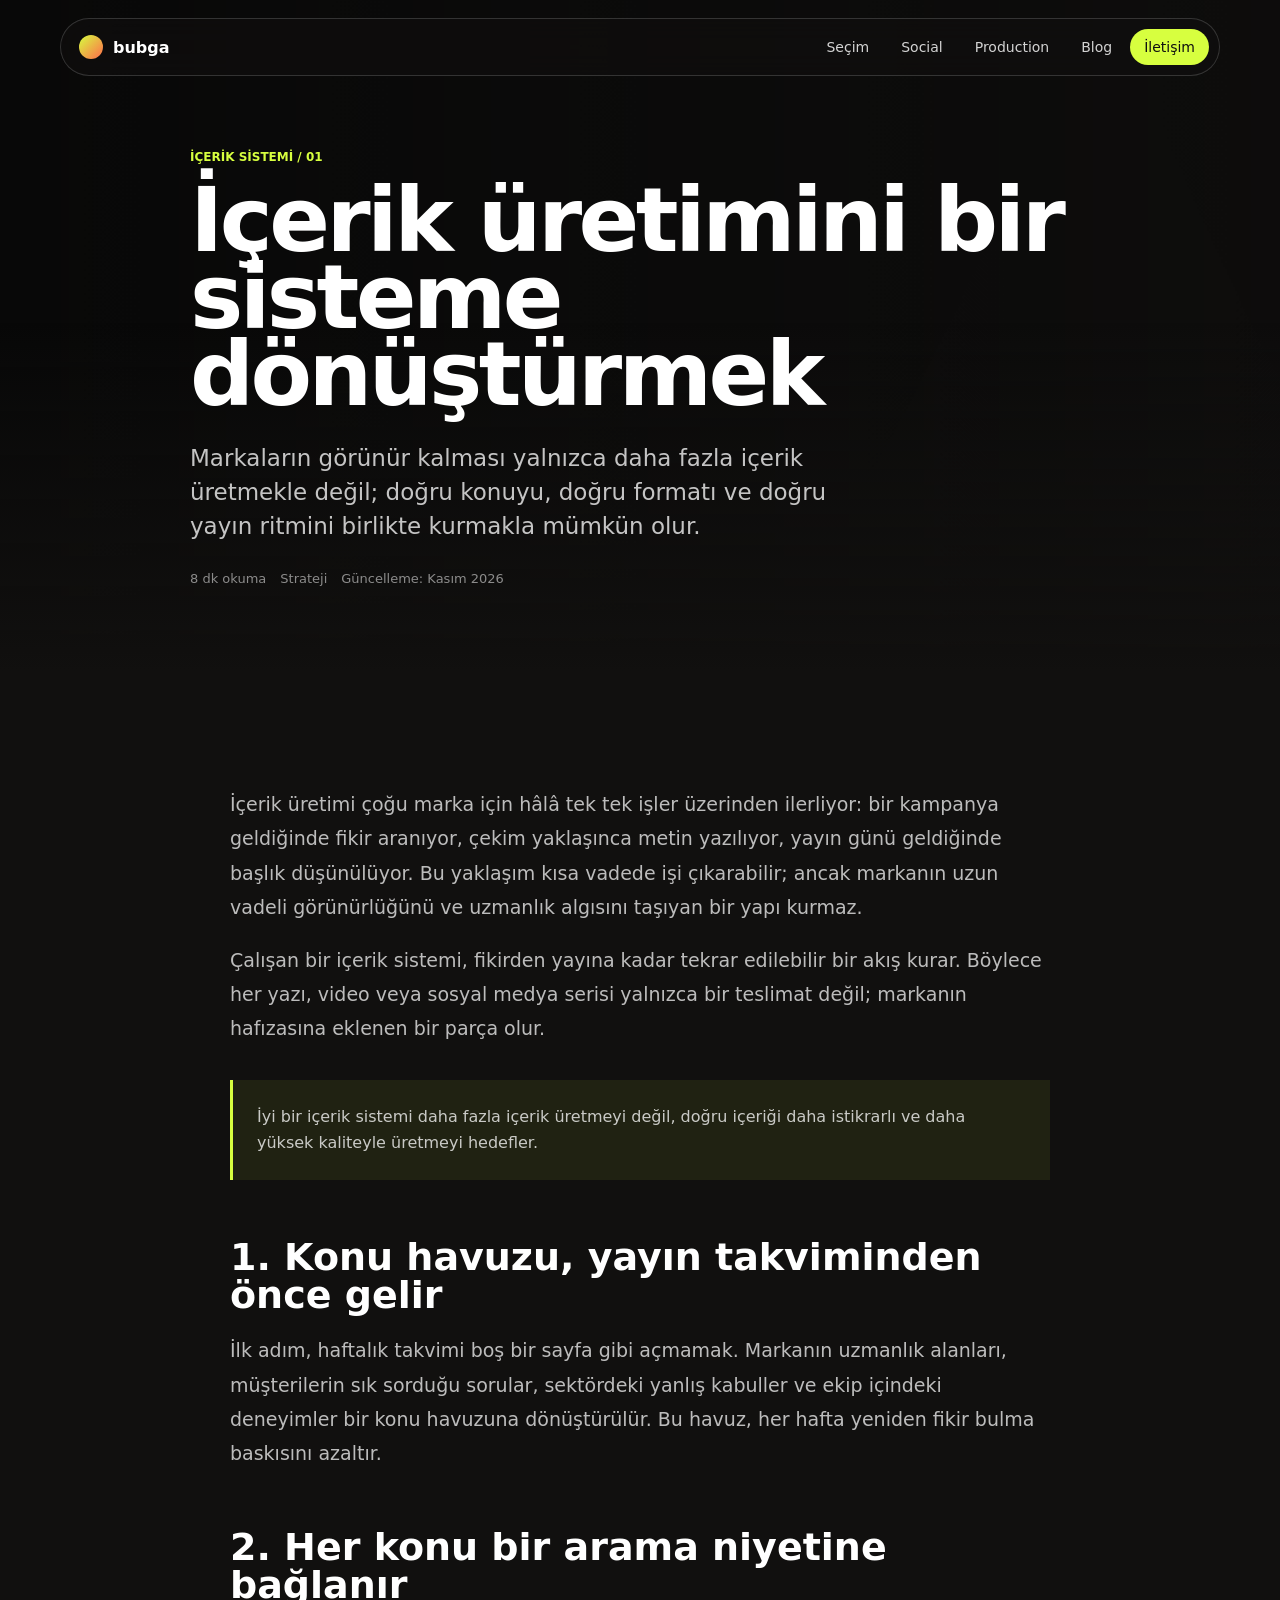
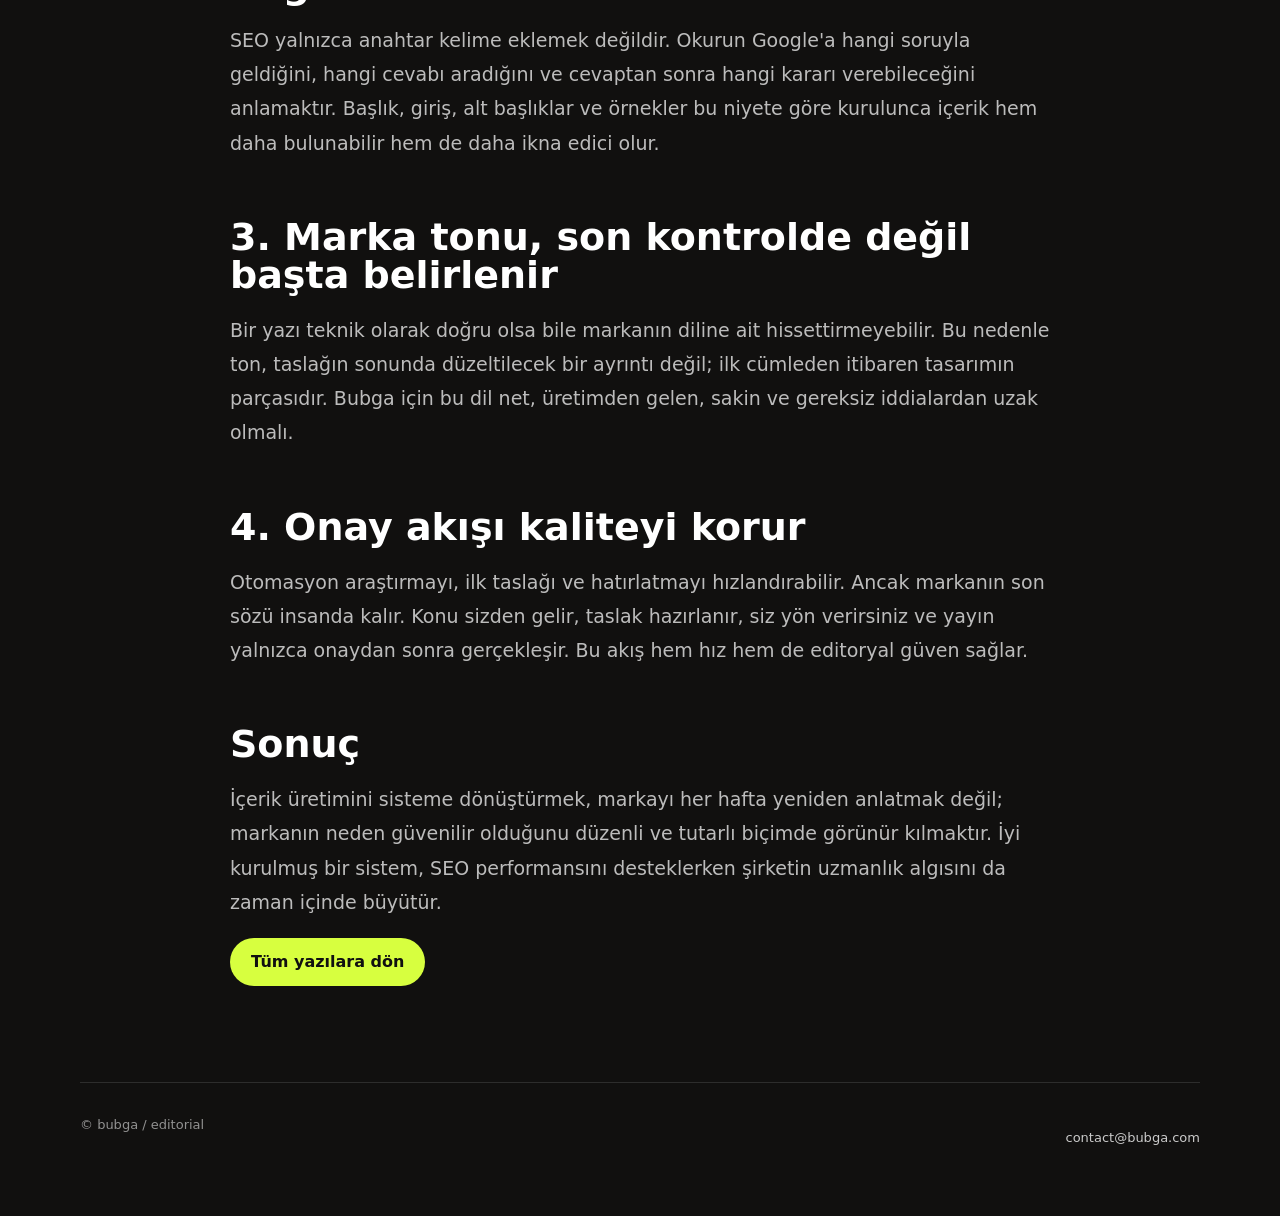
<file: bubga-live-snapshot/blog-icerik-sistemi.html>
<!doctype html>
<html lang="tr">
  <head>
    <meta charset="utf-8">
    <meta name="viewport" content="width=device-width, initial-scale=1">
    <meta name="description" content="İçerik üretimini bir sisteme dönüştürmek: konu seçimi, yayın ritmi, SEO ve marka değeri için uygulanabilir bir yaklaşım.">
    <meta name="robots" content="index, follow">
    <title>İçerik üretimini bir sisteme dönüştürmek | bubga</title>
    <link rel="stylesheet" href="styles.css">
  </head>
  <body class="blog-page blog-article-page">
    <header class="site-header">
      <a class="brand" href="/" aria-label="bubga ana sayfa"><span class="brand-mark"></span><span>bubga</span></a>
      <button class="menu-toggle" type="button" aria-label="Menüyü aç" aria-expanded="false"><span></span><span></span></button>
      <nav class="site-nav" aria-label="Ana menü"><a href="/">Seçim</a><a href="/digital">Social</a><a href="/media">Production</a><a href="/blog.html">Blog</a><a class="nav-cta" href="mailto:contact@bubga.com">İletişim</a></nav>
    </header>

    <main>
      <section class="blog-hero blog-article-hero"><div class="blog-hero-content"><p class="eyebrow">İÇERİK SİSTEMİ / 01</p><h1>İçerik üretimini bir sisteme dönüştürmek</h1><p class="blog-hero-copy">Markaların görünür kalması yalnızca daha fazla içerik üretmekle değil; doğru konuyu, doğru formatı ve doğru yayın ritmini birlikte kurmakla mümkün olur.</p><div class="blog-meta"><span>8 dk okuma</span><span>Strateji</span><span>Güncelleme: Kasım 2026</span></div></div></section>
      <article class="blog-section article-shell">
        <p>İçerik üretimi çoğu marka için hâlâ tek tek işler üzerinden ilerliyor: bir kampanya geldiğinde fikir aranıyor, çekim yaklaşınca metin yazılıyor, yayın günü geldiğinde başlık düşünülüyor. Bu yaklaşım kısa vadede işi çıkarabilir; ancak markanın uzun vadeli görünürlüğünü ve uzmanlık algısını taşıyan bir yapı kurmaz.</p>
        <p>Çalışan bir içerik sistemi, fikirden yayına kadar tekrar edilebilir bir akış kurar. Böylece her yazı, video veya sosyal medya serisi yalnızca bir teslimat değil; markanın hafızasına eklenen bir parça olur.</p>
        <div class="article-note">İyi bir içerik sistemi daha fazla içerik üretmeyi değil, doğru içeriği daha istikrarlı ve daha yüksek kaliteyle üretmeyi hedefler.</div>
        <h2>1. Konu havuzu, yayın takviminden önce gelir</h2><p>İlk adım, haftalık takvimi boş bir sayfa gibi açmamak. Markanın uzmanlık alanları, müşterilerin sık sorduğu sorular, sektördeki yanlış kabuller ve ekip içindeki deneyimler bir konu havuzuna dönüştürülür. Bu havuz, her hafta yeniden fikir bulma baskısını azaltır.</p>
        <h2>2. Her konu bir arama niyetine bağlanır</h2><p>SEO yalnızca anahtar kelime eklemek değildir. Okurun Google'a hangi soruyla geldiğini, hangi cevabı aradığını ve cevaptan sonra hangi kararı verebileceğini anlamaktır. Başlık, giriş, alt başlıklar ve örnekler bu niyete göre kurulunca içerik hem daha bulunabilir hem de daha ikna edici olur.</p>
        <h2>3. Marka tonu, son kontrolde değil başta belirlenir</h2><p>Bir yazı teknik olarak doğru olsa bile markanın diline ait hissettirmeyebilir. Bu nedenle ton, taslağın sonunda düzeltilecek bir ayrıntı değil; ilk cümleden itibaren tasarımın parçasıdır. Bubga için bu dil net, üretimden gelen, sakin ve gereksiz iddialardan uzak olmalı.</p>
        <h2>4. Onay akışı kaliteyi korur</h2><p>Otomasyon araştırmayı, ilk taslağı ve hatırlatmayı hızlandırabilir. Ancak markanın son sözü insanda kalır. Konu sizden gelir, taslak hazırlanır, siz yön verirsiniz ve yayın yalnızca onaydan sonra gerçekleşir. Bu akış hem hız hem de editoryal güven sağlar.</p>
        <h2>Sonuç</h2><p>İçerik üretimini sisteme dönüştürmek, markayı her hafta yeniden anlatmak değil; markanın neden güvenilir olduğunu düzenli ve tutarlı biçimde görünür kılmaktır. İyi kurulmuş bir sistem, SEO performansını desteklerken şirketin uzmanlık algısını da zaman içinde büyütür.</p>
        <a class="button primary" href="/blog.html">Tüm yazılara dön</a>
      </article>
    </main>
    <footer class="blog-footer"><span>© bubga / editorial</span><p><a href="mailto:contact@bubga.com">contact@bubga.com</a></p></footer>
    <script src="script.js"></script>
  </body>
</html>
</file>
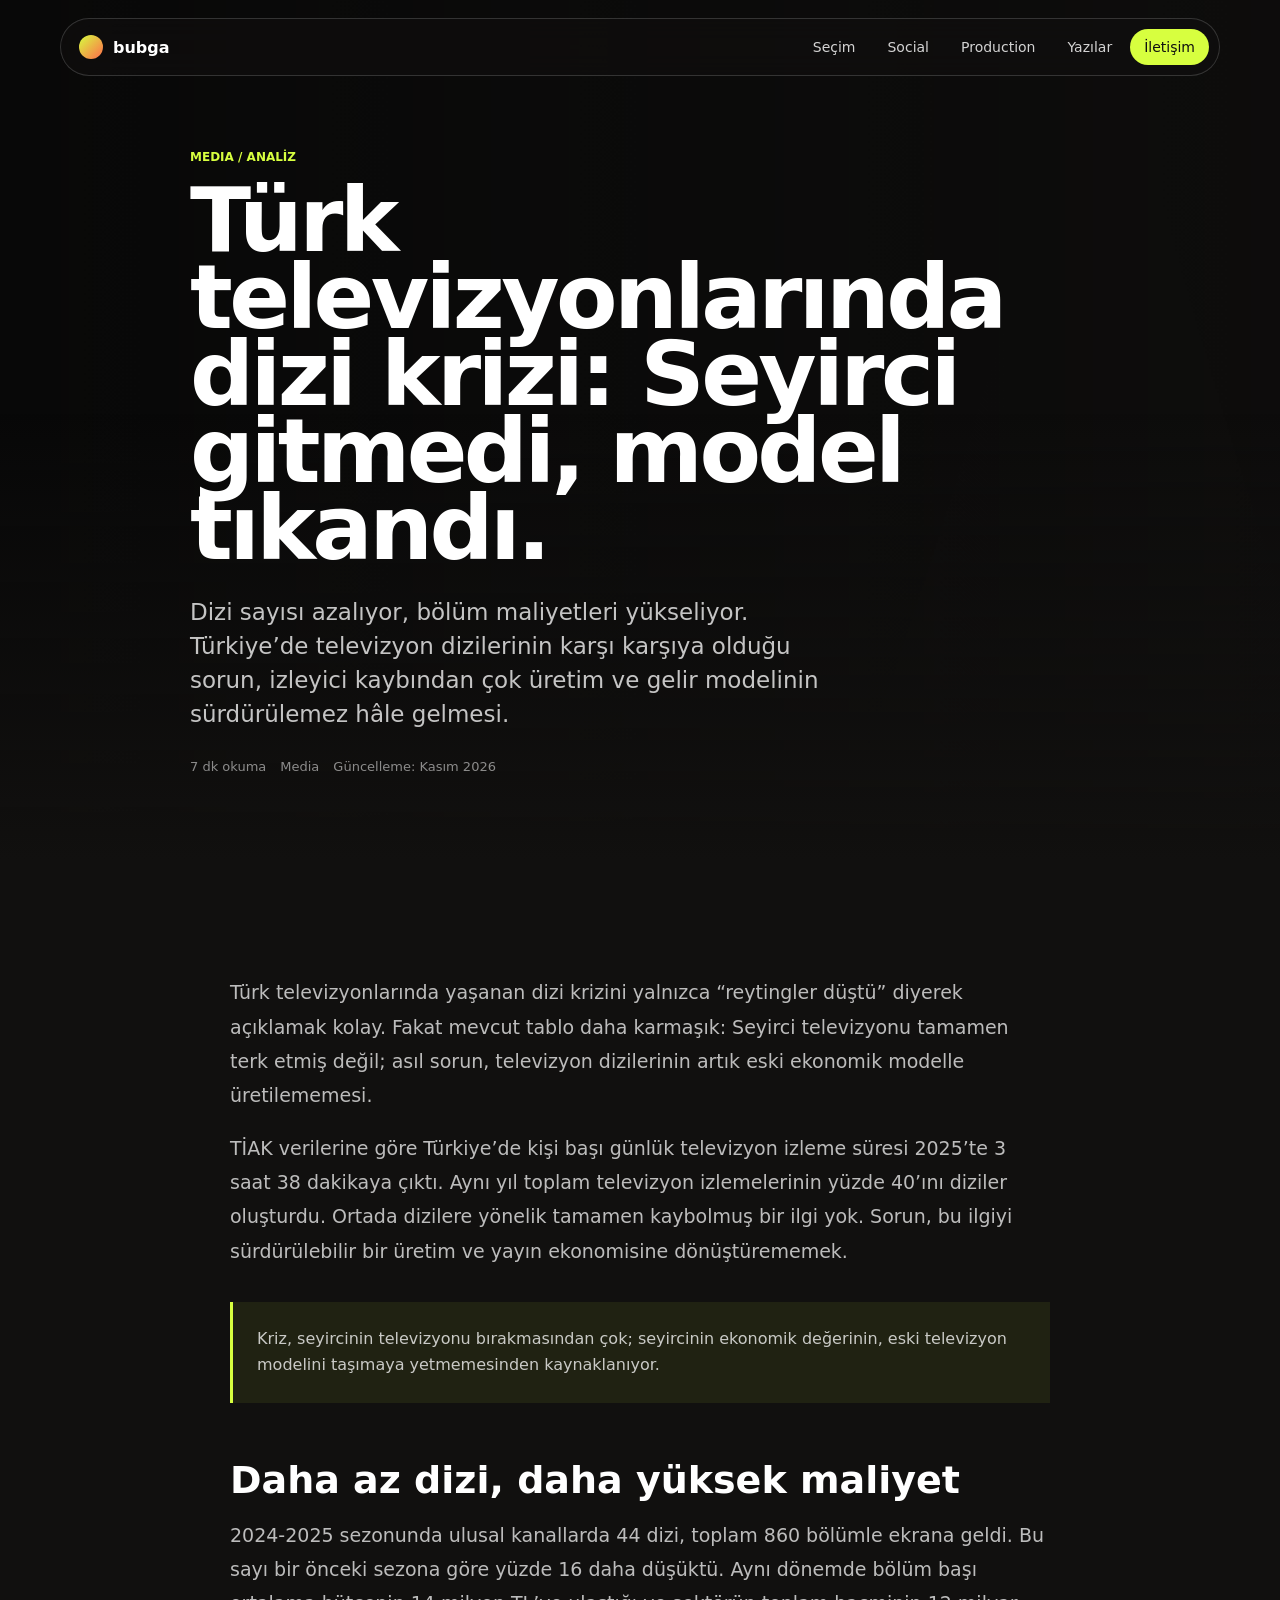
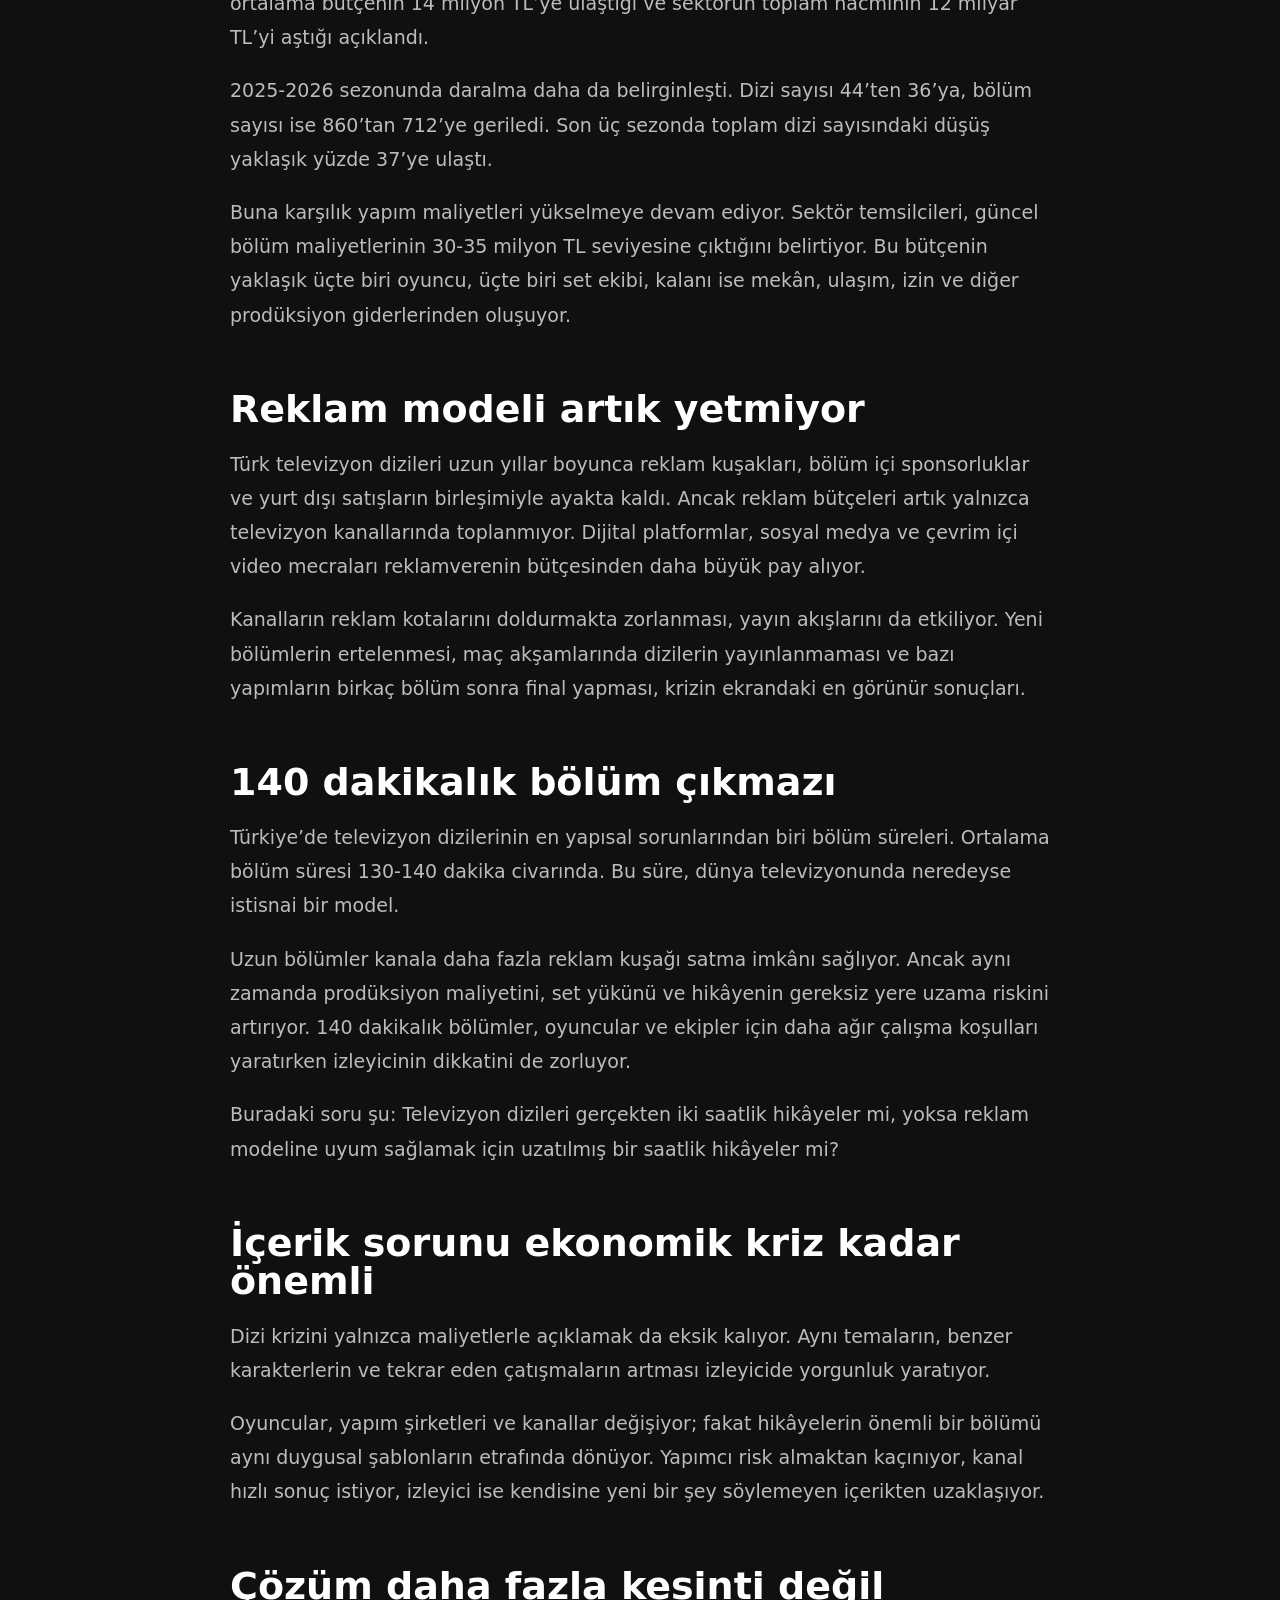
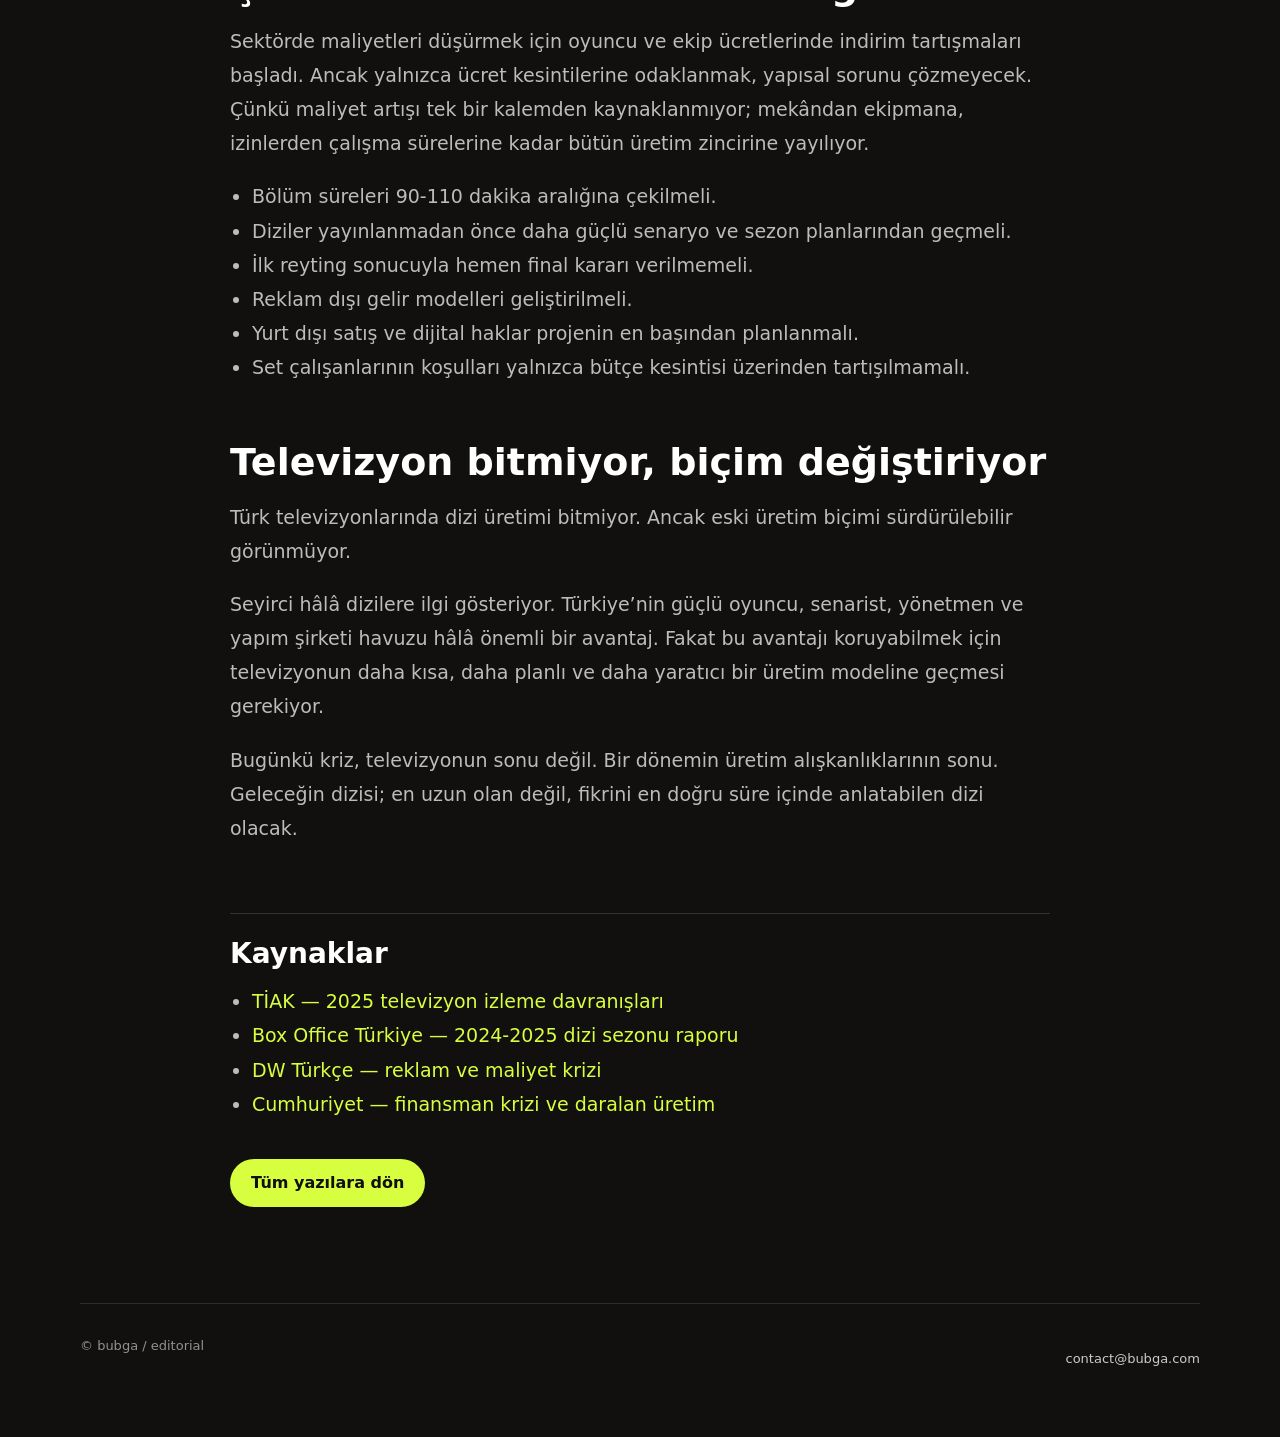
<file: bubga-live-snapshot/blog-turk-televizyonlarinda-dizi-krizi.html>
<!doctype html>
<html lang="tr">
  <head>
    <meta charset="utf-8">
    <meta name="viewport" content="width=device-width, initial-scale=1">
    <meta name="description" content="Türk televizyonlarında dizi sayısı azalırken yapım maliyetleri ve bölüm süreleri artıyor. Krizin nedenlerini ve olası çıkış yollarını inceliyoruz.">
    <meta name="robots" content="index, follow">
    <title>Türk televizyonlarında dizi krizi | bubga</title>
    <link rel="stylesheet" href="styles.css">
  </head>
  <body class="blog-page blog-article-page">
    <header class="site-header">
      <a class="brand" href="/" aria-label="bubga ana sayfa"><span class="brand-mark"></span><span>bubga</span></a>
      <button class="menu-toggle" type="button" aria-label="Menüyü aç" aria-expanded="false"><span></span><span></span></button>
      <nav class="site-nav" aria-label="Ana menü"><a href="/">Seçim</a><a href="/digital">Social</a><a href="/media">Production</a><a href="/blog.html">Yazılar</a><a class="nav-cta" href="mailto:contact@bubga.com">İletişim</a></nav>
    </header>

    <main>
      <section class="blog-hero blog-article-hero"><div class="blog-hero-content"><p class="eyebrow">MEDIA / ANALİZ</p><h1>Türk televizyonlarında dizi krizi: Seyirci gitmedi, model tıkandı.</h1><p class="blog-hero-copy">Dizi sayısı azalıyor, bölüm maliyetleri yükseliyor. Türkiye’de televizyon dizilerinin karşı karşıya olduğu sorun, izleyici kaybından çok üretim ve gelir modelinin sürdürülemez hâle gelmesi.</p><div class="blog-meta"><span>7 dk okuma</span><span>Media</span><span>Güncelleme: Kasım 2026</span></div></div></section>

      <article class="blog-section article-shell">
        <p>Türk televizyonlarında yaşanan dizi krizini yalnızca “reytingler düştü” diyerek açıklamak kolay. Fakat mevcut tablo daha karmaşık: Seyirci televizyonu tamamen terk etmiş değil; asıl sorun, televizyon dizilerinin artık eski ekonomik modelle üretilememesi.</p>
        <p>TİAK verilerine göre Türkiye’de kişi başı günlük televizyon izleme süresi 2025’te 3 saat 38 dakikaya çıktı. Aynı yıl toplam televizyon izlemelerinin yüzde 40’ını diziler oluşturdu. Ortada dizilere yönelik tamamen kaybolmuş bir ilgi yok. Sorun, bu ilgiyi sürdürülebilir bir üretim ve yayın ekonomisine dönüştürememek.</p>

        <div class="article-note">Kriz, seyircinin televizyonu bırakmasından çok; seyircinin ekonomik değerinin, eski televizyon modelini taşımaya yetmemesinden kaynaklanıyor.</div>

        <h2>Daha az dizi, daha yüksek maliyet</h2>
        <p>2024-2025 sezonunda ulusal kanallarda 44 dizi, toplam 860 bölümle ekrana geldi. Bu sayı bir önceki sezona göre yüzde 16 daha düşüktü. Aynı dönemde bölüm başı ortalama bütçenin 14 milyon TL’ye ulaştığı ve sektörün toplam hacminin 12 milyar TL’yi aştığı açıklandı.</p>
        <p>2025-2026 sezonunda daralma daha da belirginleşti. Dizi sayısı 44’ten 36’ya, bölüm sayısı ise 860’tan 712’ye geriledi. Son üç sezonda toplam dizi sayısındaki düşüş yaklaşık yüzde 37’ye ulaştı.</p>
        <p>Buna karşılık yapım maliyetleri yükselmeye devam ediyor. Sektör temsilcileri, güncel bölüm maliyetlerinin 30-35 milyon TL seviyesine çıktığını belirtiyor. Bu bütçenin yaklaşık üçte biri oyuncu, üçte biri set ekibi, kalanı ise mekân, ulaşım, izin ve diğer prodüksiyon giderlerinden oluşuyor.</p>

        <h2>Reklam modeli artık yetmiyor</h2>
        <p>Türk televizyon dizileri uzun yıllar boyunca reklam kuşakları, bölüm içi sponsorluklar ve yurt dışı satışların birleşimiyle ayakta kaldı. Ancak reklam bütçeleri artık yalnızca televizyon kanallarında toplanmıyor. Dijital platformlar, sosyal medya ve çevrim içi video mecraları reklamverenin bütçesinden daha büyük pay alıyor.</p>
        <p>Kanalların reklam kotalarını doldurmakta zorlanması, yayın akışlarını da etkiliyor. Yeni bölümlerin ertelenmesi, maç akşamlarında dizilerin yayınlanmaması ve bazı yapımların birkaç bölüm sonra final yapması, krizin ekrandaki en görünür sonuçları.</p>

        <h2>140 dakikalık bölüm çıkmazı</h2>
        <p>Türkiye’de televizyon dizilerinin en yapısal sorunlarından biri bölüm süreleri. Ortalama bölüm süresi 130-140 dakika civarında. Bu süre, dünya televizyonunda neredeyse istisnai bir model.</p>
        <p>Uzun bölümler kanala daha fazla reklam kuşağı satma imkânı sağlıyor. Ancak aynı zamanda prodüksiyon maliyetini, set yükünü ve hikâyenin gereksiz yere uzama riskini artırıyor. 140 dakikalık bölümler, oyuncular ve ekipler için daha ağır çalışma koşulları yaratırken izleyicinin dikkatini de zorluyor.</p>
        <p>Buradaki soru şu: Televizyon dizileri gerçekten iki saatlik hikâyeler mi, yoksa reklam modeline uyum sağlamak için uzatılmış bir saatlik hikâyeler mi?</p>

        <h2>İçerik sorunu ekonomik kriz kadar önemli</h2>
        <p>Dizi krizini yalnızca maliyetlerle açıklamak da eksik kalıyor. Aynı temaların, benzer karakterlerin ve tekrar eden çatışmaların artması izleyicide yorgunluk yaratıyor.</p>
        <p>Oyuncular, yapım şirketleri ve kanallar değişiyor; fakat hikâyelerin önemli bir bölümü aynı duygusal şablonların etrafında dönüyor. Yapımcı risk almaktan kaçınıyor, kanal hızlı sonuç istiyor, izleyici ise kendisine yeni bir şey söylemeyen içerikten uzaklaşıyor.</p>

        <h2>Çözüm daha fazla kesinti değil</h2>
        <p>Sektörde maliyetleri düşürmek için oyuncu ve ekip ücretlerinde indirim tartışmaları başladı. Ancak yalnızca ücret kesintilerine odaklanmak, yapısal sorunu çözmeyecek. Çünkü maliyet artışı tek bir kalemden kaynaklanmıyor; mekândan ekipmana, izinlerden çalışma sürelerine kadar bütün üretim zincirine yayılıyor.</p>
        <ul><li>Bölüm süreleri 90-110 dakika aralığına çekilmeli.</li><li>Diziler yayınlanmadan önce daha güçlü senaryo ve sezon planlarından geçmeli.</li><li>İlk reyting sonucuyla hemen final kararı verilmemeli.</li><li>Reklam dışı gelir modelleri geliştirilmeli.</li><li>Yurt dışı satış ve dijital haklar projenin en başından planlanmalı.</li><li>Set çalışanlarının koşulları yalnızca bütçe kesintisi üzerinden tartışılmamalı.</li></ul>

        <h2>Televizyon bitmiyor, biçim değiştiriyor</h2>
        <p>Türk televizyonlarında dizi üretimi bitmiyor. Ancak eski üretim biçimi sürdürülebilir görünmüyor.</p>
        <p>Seyirci hâlâ dizilere ilgi gösteriyor. Türkiye’nin güçlü oyuncu, senarist, yönetmen ve yapım şirketi havuzu hâlâ önemli bir avantaj. Fakat bu avantajı koruyabilmek için televizyonun daha kısa, daha planlı ve daha yaratıcı bir üretim modeline geçmesi gerekiyor.</p>
        <p>Bugünkü kriz, televizyonun sonu değil. Bir dönemin üretim alışkanlıklarının sonu. Geleceğin dizisi; en uzun olan değil, fikrini en doğru süre içinde anlatabilen dizi olacak.</p>

        <div class="article-sources"><h2>Kaynaklar</h2><ul><li><a href="https://www.tiak.com.tr/duyurular/televizyon-evlerde-bas-kosedeki-yerini-koruyor-%E2%80%A6&no=1" target="_blank" rel="noreferrer">TİAK — 2025 televizyon izleme davranışları</a></li><li><a href="https://boxofficeturkiye.com/haber/2024-2025-turkiye-televizyon-dizi-sezonu-raporu-yayinlandi--6981" target="_blank" rel="noreferrer">Box Office Türkiye — 2024-2025 dizi sezonu raporu</a></li><li><a href="https://amp.dw.com/tr/dizi-sekt%C3%B6r%C3%BCnde-reklam-ve-%C3%BCcret-krizi-b%C3%B6l%C3%BCm-s%C3%BCreleri-k%C4%B1sal%C4%B1yor-mu/a-79944499" target="_blank" rel="noreferrer">DW Türkçe — reklam ve maliyet krizi</a></li><li><a href="https://www.cumhuriyet.com.tr/kultur-sanat/ekranlarda-dizi-sektorde-finansman-krizi-2555284" target="_blank" rel="noreferrer">Cumhuriyet — finansman krizi ve daralan üretim</a></li></ul></div>
        <a class="button primary" href="/blog.html">Tüm yazılara dön</a>
      </article>
    </main>
    <footer class="blog-footer"><span>© bubga / editorial</span><p><a href="mailto:contact@bubga.com">contact@bubga.com</a></p></footer>
    <script src="script.js"></script>
  </body>
</html>
</file>
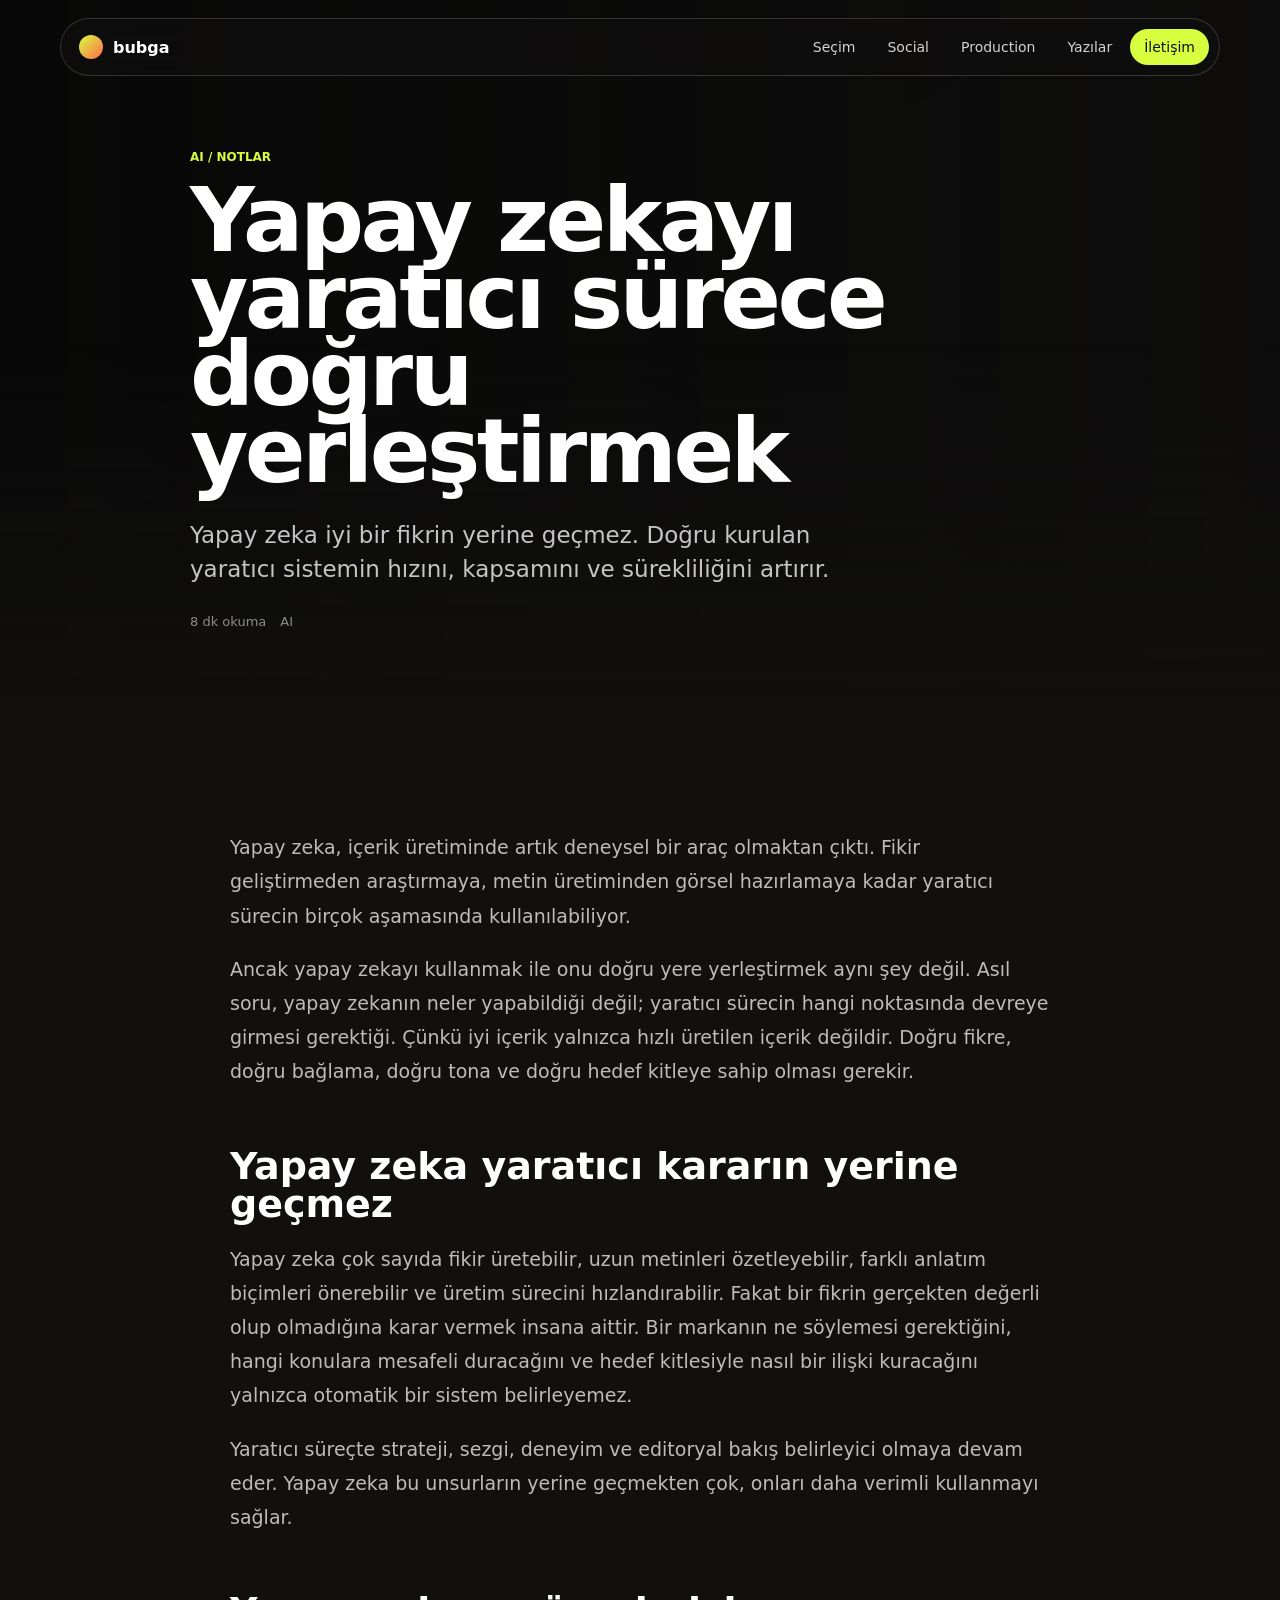
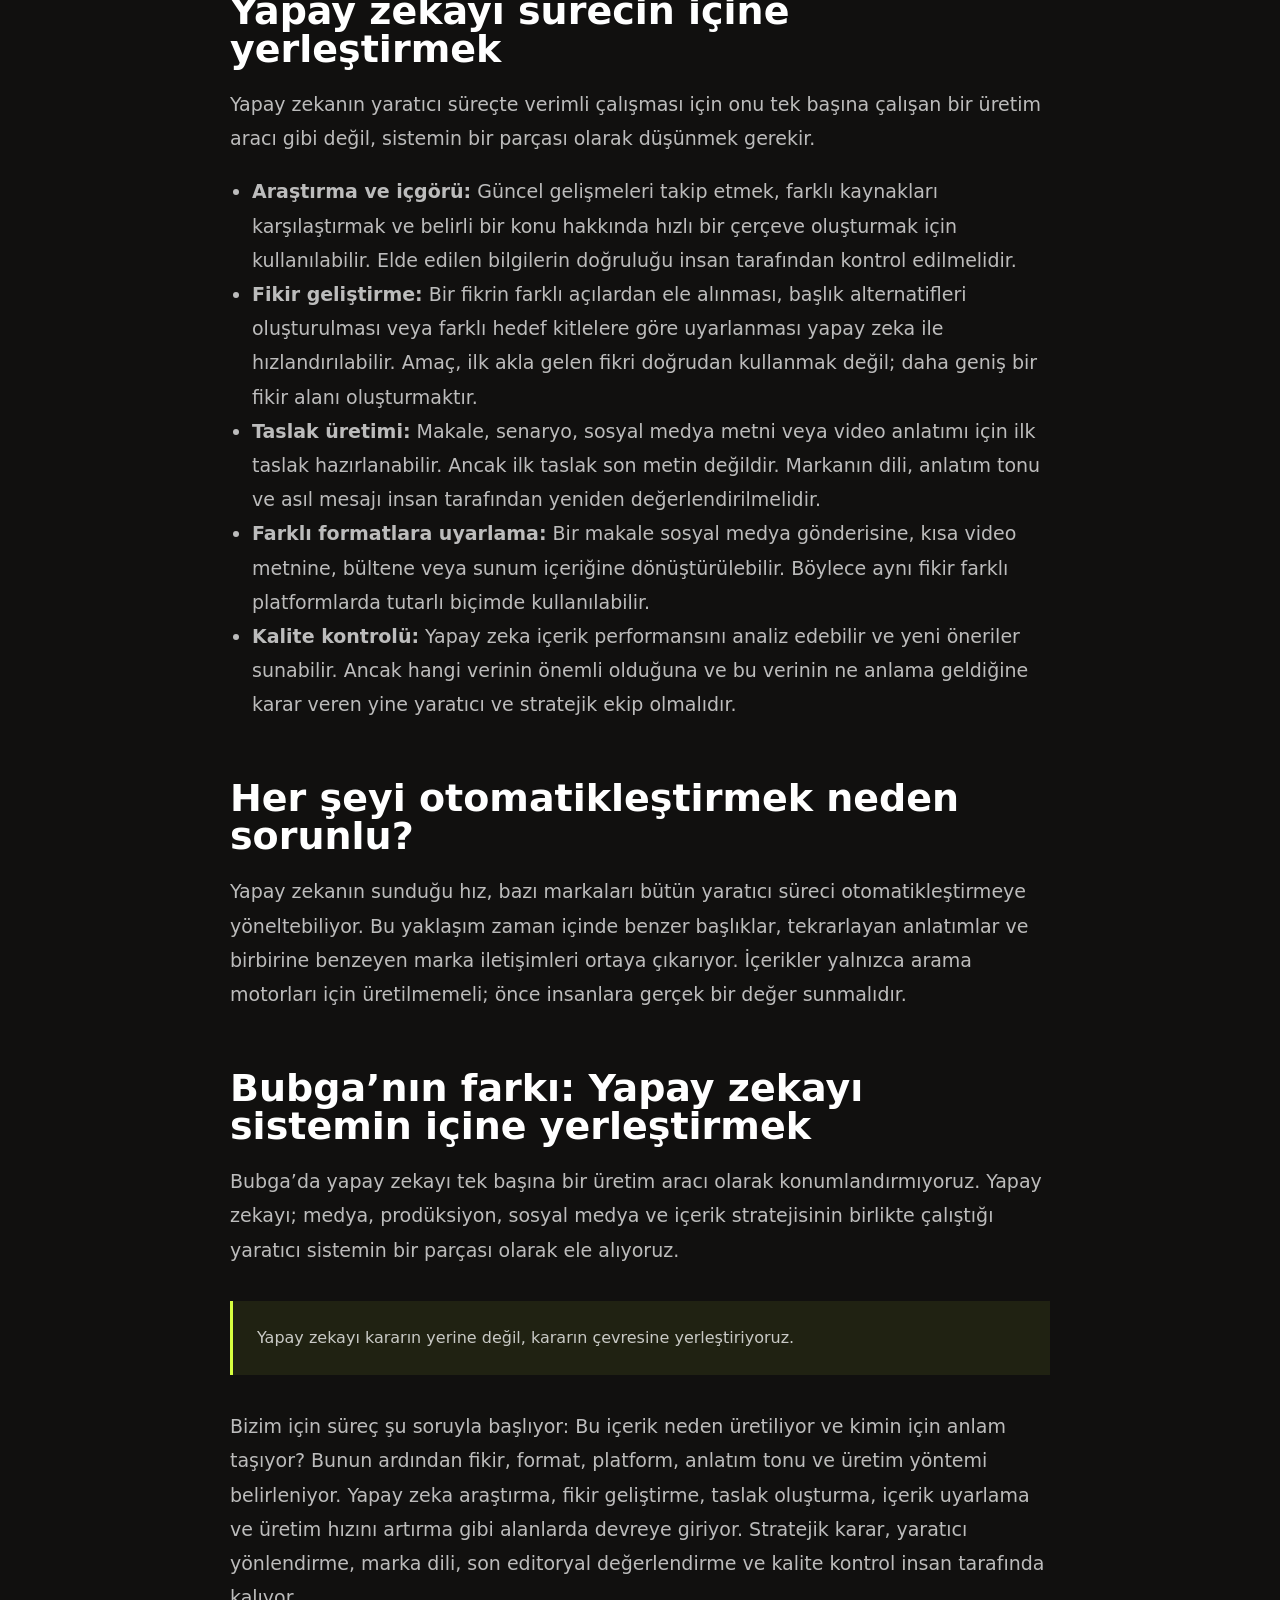
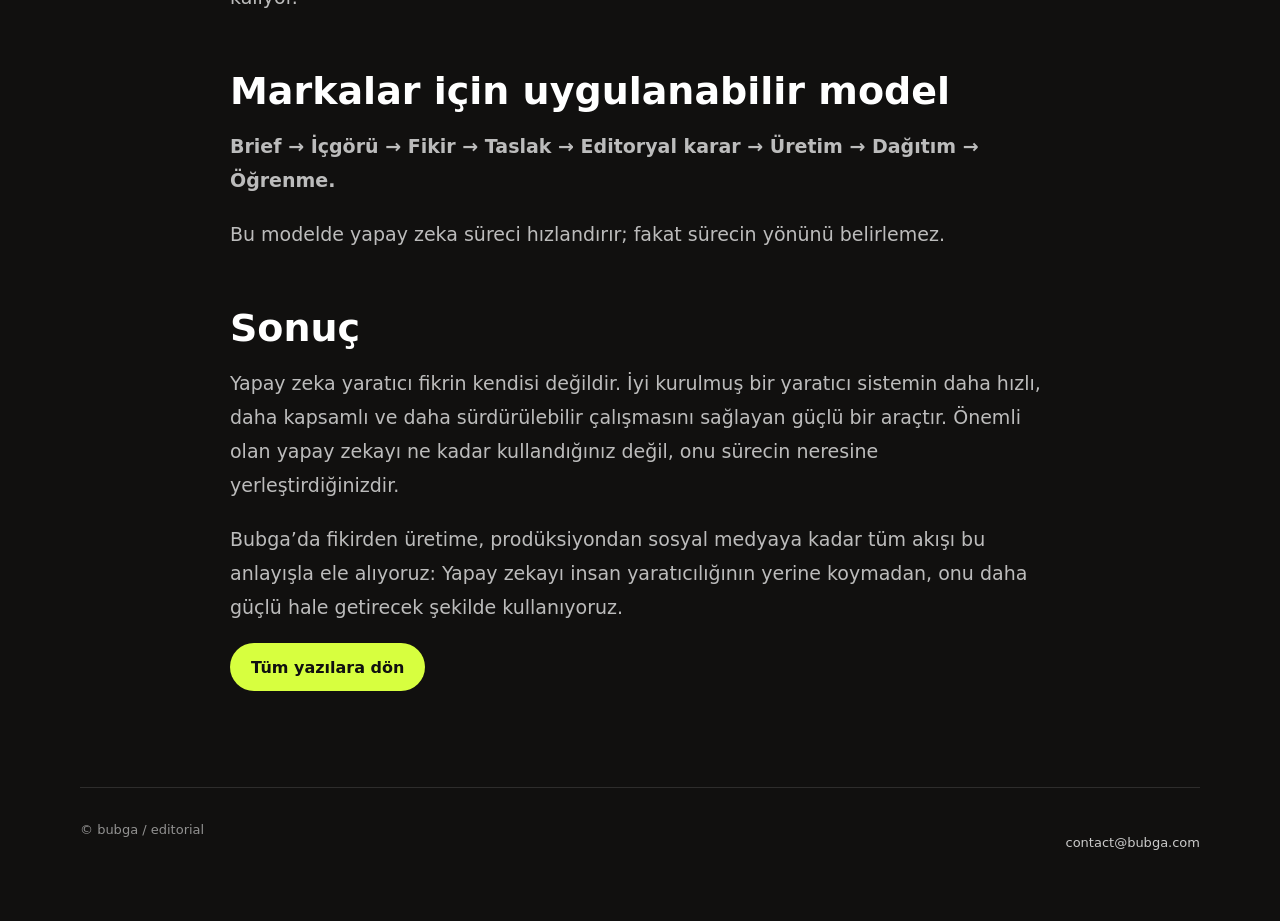
<file: bubga-live-snapshot/blog-yapay-zekayi-yaratici-surece-yerlestirmek.html>
<!doctype html>
<html lang="tr">
  <head>
    <meta charset="utf-8">
    <meta name="viewport" content="width=device-width, initial-scale=1">
    <meta name="description" content="Yapay zekayı yaratıcı sürece nasıl entegre etmeli? Fikirden üretime, içerik stratejisinden kalite kontrolüne insan ve yapay zeka işbirliğini inceliyoruz.">
    <meta name="robots" content="index, follow">
    <title>Yapay zekayı yaratıcı sürece doğru yerleştirmek | bubga</title>
    <link rel="stylesheet" href="styles.css">
  </head>
  <body class="blog-page blog-article-page">
    <header class="site-header">
      <a class="brand" href="/" aria-label="bubga ana sayfa"><span class="brand-mark"></span><span>bubga</span></a>
      <button class="menu-toggle" type="button" aria-label="Menüyü aç" aria-expanded="false"><span></span><span></span></button>
      <nav class="site-nav" aria-label="Ana menü"><a href="/">Seçim</a><a href="/digital">Social</a><a href="/media">Production</a><a href="/blog.html">Yazılar</a><a class="nav-cta" href="mailto:contact@bubga.com">İletişim</a></nav>
    </header>

    <main>
      <section class="blog-hero blog-article-hero"><div class="blog-hero-content"><p class="eyebrow">AI / NOTLAR</p><h1>Yapay zekayı yaratıcı sürece doğru yerleştirmek</h1><p class="blog-hero-copy">Yapay zeka iyi bir fikrin yerine geçmez. Doğru kurulan yaratıcı sistemin hızını, kapsamını ve sürekliliğini artırır.</p><div class="blog-meta"><span>8 dk okuma</span><span>AI</span></div></div></section>

      <article class="blog-section article-shell">
        <p>Yapay zeka, içerik üretiminde artık deneysel bir araç olmaktan çıktı. Fikir geliştirmeden araştırmaya, metin üretiminden görsel hazırlamaya kadar yaratıcı sürecin birçok aşamasında kullanılabiliyor.</p>
        <p>Ancak yapay zekayı kullanmak ile onu doğru yere yerleştirmek aynı şey değil. Asıl soru, yapay zekanın neler yapabildiği değil; yaratıcı sürecin hangi noktasında devreye girmesi gerektiği. Çünkü iyi içerik yalnızca hızlı üretilen içerik değildir. Doğru fikre, doğru bağlama, doğru tona ve doğru hedef kitleye sahip olması gerekir.</p>

        <h2>Yapay zeka yaratıcı kararın yerine geçmez</h2>
        <p>Yapay zeka çok sayıda fikir üretebilir, uzun metinleri özetleyebilir, farklı anlatım biçimleri önerebilir ve üretim sürecini hızlandırabilir. Fakat bir fikrin gerçekten değerli olup olmadığına karar vermek insana aittir. Bir markanın ne söylemesi gerektiğini, hangi konulara mesafeli duracağını ve hedef kitlesiyle nasıl bir ilişki kuracağını yalnızca otomatik bir sistem belirleyemez.</p>
        <p>Yaratıcı süreçte strateji, sezgi, deneyim ve editoryal bakış belirleyici olmaya devam eder. Yapay zeka bu unsurların yerine geçmekten çok, onları daha verimli kullanmayı sağlar.</p>

        <h2>Yapay zekayı sürecin içine yerleştirmek</h2>
        <p>Yapay zekanın yaratıcı süreçte verimli çalışması için onu tek başına çalışan bir üretim aracı gibi değil, sistemin bir parçası olarak düşünmek gerekir.</p>
        <ul>
          <li><strong>Araştırma ve içgörü:</strong> Güncel gelişmeleri takip etmek, farklı kaynakları karşılaştırmak ve belirli bir konu hakkında hızlı bir çerçeve oluşturmak için kullanılabilir. Elde edilen bilgilerin doğruluğu insan tarafından kontrol edilmelidir.</li>
          <li><strong>Fikir geliştirme:</strong> Bir fikrin farklı açılardan ele alınması, başlık alternatifleri oluşturulması veya farklı hedef kitlelere göre uyarlanması yapay zeka ile hızlandırılabilir. Amaç, ilk akla gelen fikri doğrudan kullanmak değil; daha geniş bir fikir alanı oluşturmaktır.</li>
          <li><strong>Taslak üretimi:</strong> Makale, senaryo, sosyal medya metni veya video anlatımı için ilk taslak hazırlanabilir. Ancak ilk taslak son metin değildir. Markanın dili, anlatım tonu ve asıl mesajı insan tarafından yeniden değerlendirilmelidir.</li>
          <li><strong>Farklı formatlara uyarlama:</strong> Bir makale sosyal medya gönderisine, kısa video metnine, bültene veya sunum içeriğine dönüştürülebilir. Böylece aynı fikir farklı platformlarda tutarlı biçimde kullanılabilir.</li>
          <li><strong>Kalite kontrolü:</strong> Yapay zeka içerik performansını analiz edebilir ve yeni öneriler sunabilir. Ancak hangi verinin önemli olduğuna ve bu verinin ne anlama geldiğine karar veren yine yaratıcı ve stratejik ekip olmalıdır.</li>
        </ul>

        <h2>Her şeyi otomatikleştirmek neden sorunlu?</h2>
        <p>Yapay zekanın sunduğu hız, bazı markaları bütün yaratıcı süreci otomatikleştirmeye yöneltebiliyor. Bu yaklaşım zaman içinde benzer başlıklar, tekrarlayan anlatımlar ve birbirine benzeyen marka iletişimleri ortaya çıkarıyor. İçerikler yalnızca arama motorları için üretilmemeli; önce insanlara gerçek bir değer sunmalıdır.</p>

        <h2>Bubga’nın farkı: Yapay zekayı sistemin içine yerleştirmek</h2>
        <p>Bubga’da yapay zekayı tek başına bir üretim aracı olarak konumlandırmıyoruz. Yapay zekayı; medya, prodüksiyon, sosyal medya ve içerik stratejisinin birlikte çalıştığı yaratıcı sistemin bir parçası olarak ele alıyoruz.</p>

        <div class="article-note">Yapay zekayı kararın yerine değil, kararın çevresine yerleştiriyoruz.</div>

        <p>Bizim için süreç şu soruyla başlıyor: Bu içerik neden üretiliyor ve kimin için anlam taşıyor? Bunun ardından fikir, format, platform, anlatım tonu ve üretim yöntemi belirleniyor. Yapay zeka araştırma, fikir geliştirme, taslak oluşturma, içerik uyarlama ve üretim hızını artırma gibi alanlarda devreye giriyor. Stratejik karar, yaratıcı yönlendirme, marka dili, son editoryal değerlendirme ve kalite kontrol insan tarafında kalıyor.</p>

        <h2>Markalar için uygulanabilir model</h2>
        <p><strong>Brief → İçgörü → Fikir → Taslak → Editoryal karar → Üretim → Dağıtım → Öğrenme.</strong></p>
        <p>Bu modelde yapay zeka süreci hızlandırır; fakat sürecin yönünü belirlemez.</p>

        <h2>Sonuç</h2>
        <p>Yapay zeka yaratıcı fikrin kendisi değildir. İyi kurulmuş bir yaratıcı sistemin daha hızlı, daha kapsamlı ve daha sürdürülebilir çalışmasını sağlayan güçlü bir araçtır. Önemli olan yapay zekayı ne kadar kullandığınız değil, onu sürecin neresine yerleştirdiğinizdir.</p>
        <p>Bubga’da fikirden üretime, prodüksiyondan sosyal medyaya kadar tüm akışı bu anlayışla ele alıyoruz: Yapay zekayı insan yaratıcılığının yerine koymadan, onu daha güçlü hale getirecek şekilde kullanıyoruz.</p>

        <a class="button primary" href="/blog.html">Tüm yazılara dön</a>
      </article>
    </main>
    <footer class="blog-footer"><span>© bubga / editorial</span><p><a href="mailto:contact@bubga.com">contact@bubga.com</a></p></footer>
    <script src="script.js"></script>
  </body>
</html>
</file>
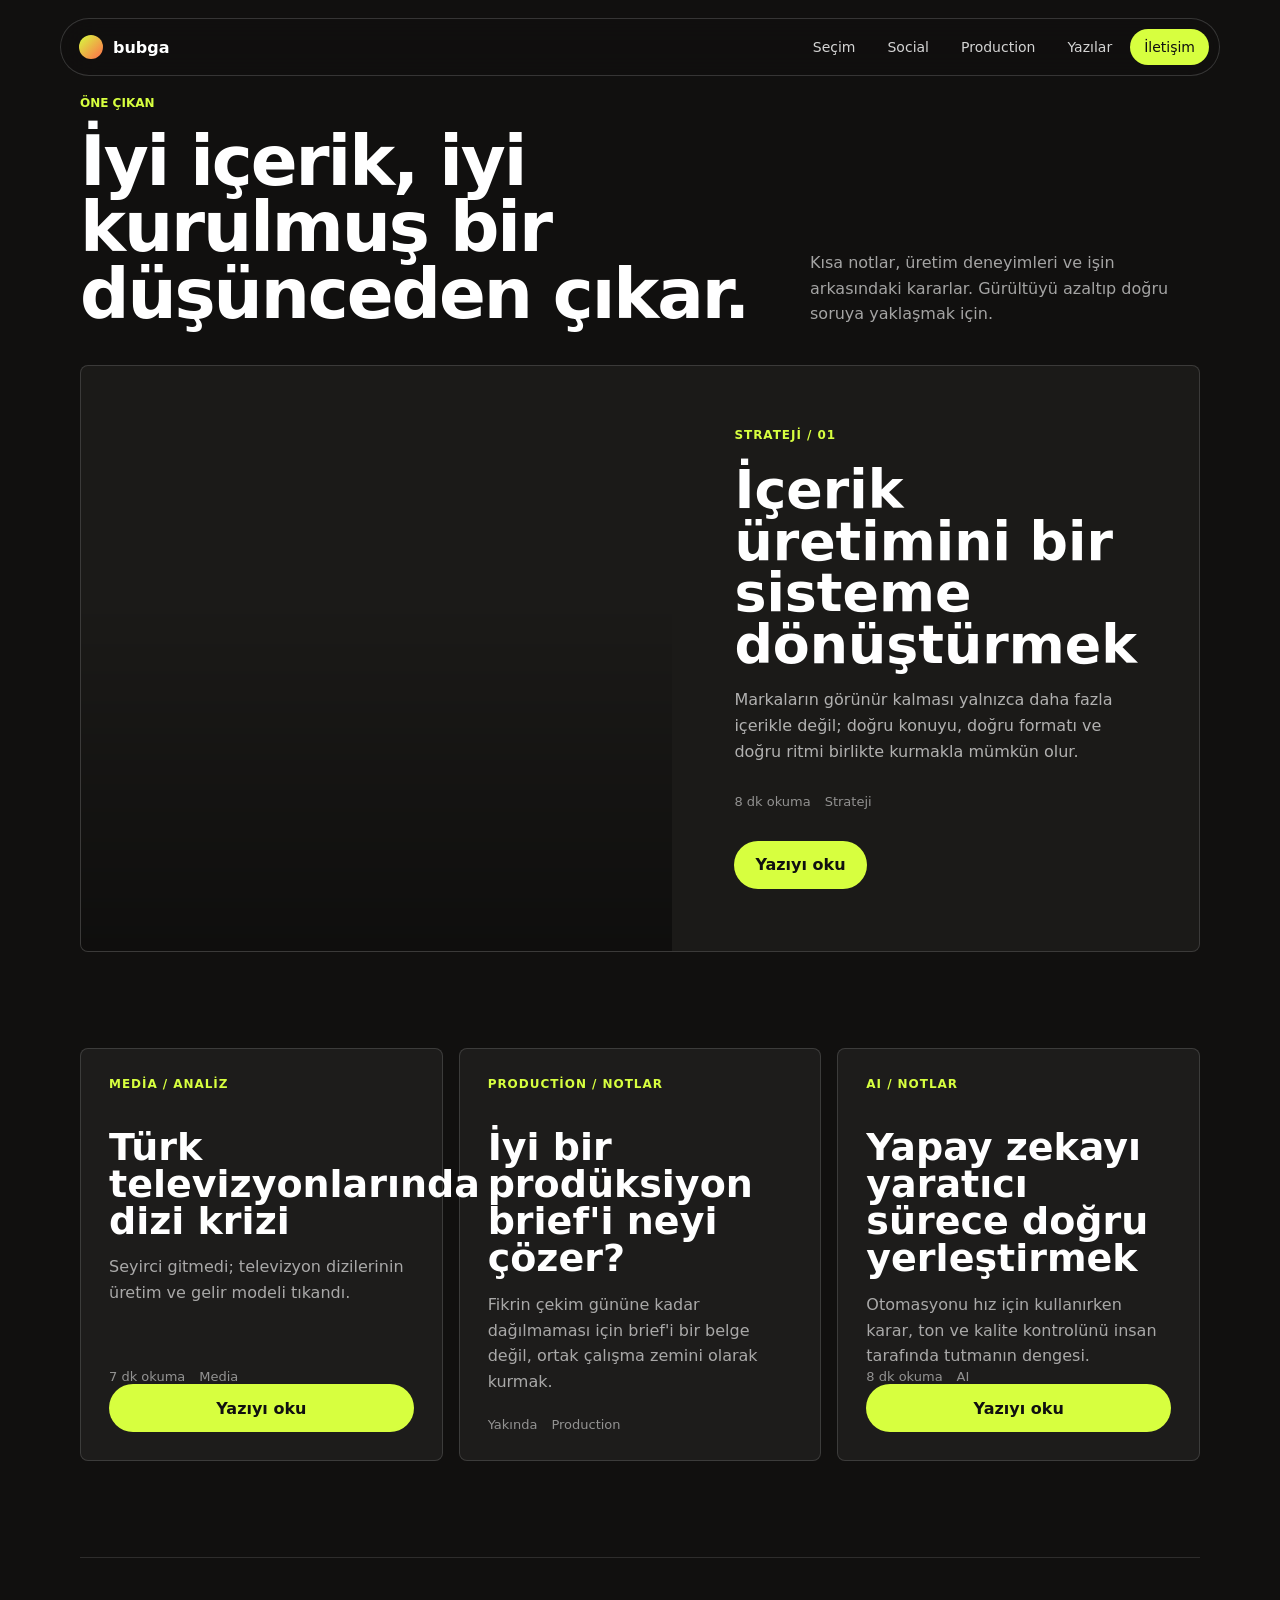
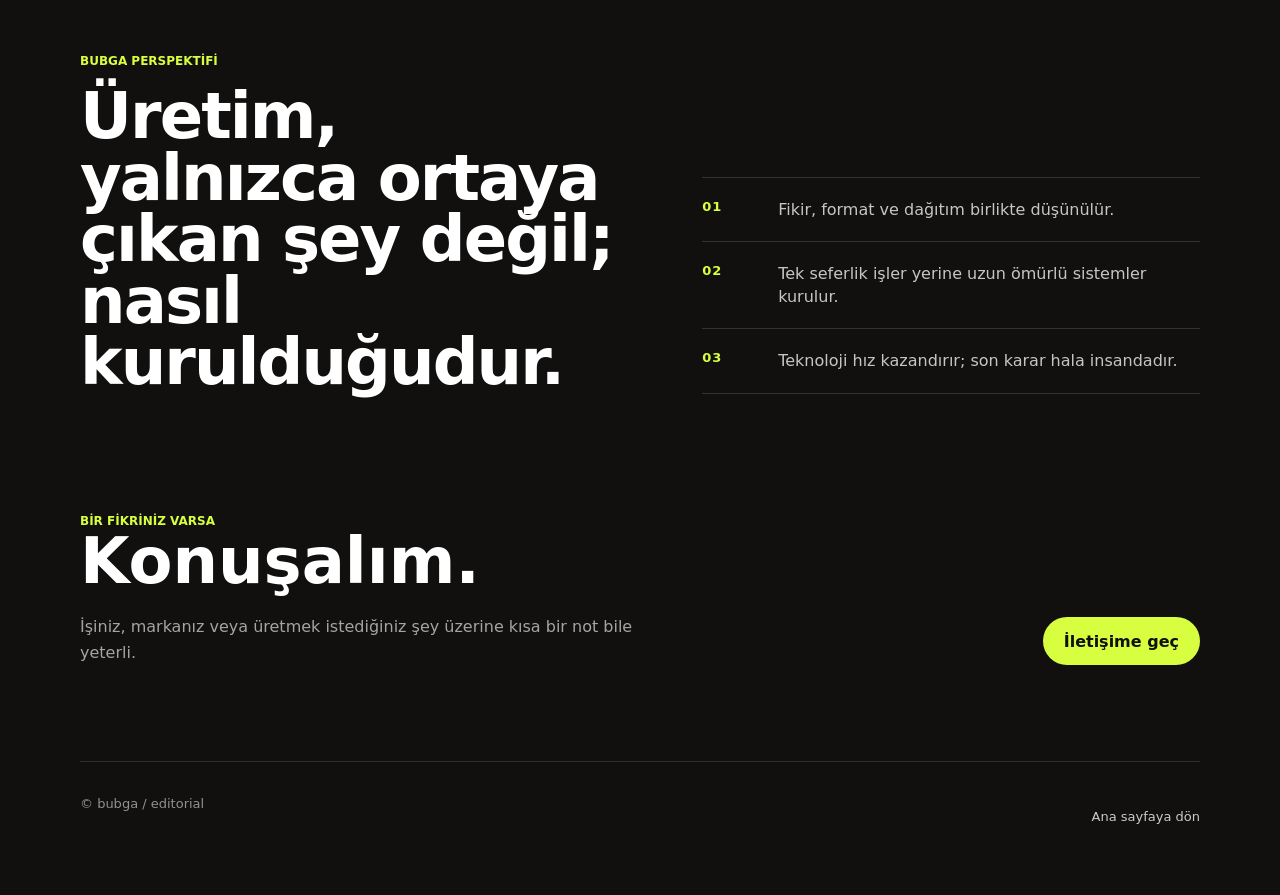
<file: bubga-live-snapshot/blog.html>
<!doctype html>
<html lang="tr">
  <head>
    <meta charset="utf-8">
    <meta name="viewport" content="width=device-width, initial-scale=1">
    <meta name="description" content="Bubga'nın medya, social, production ve yapay zeka üzerine seçili yazıları.">
    <meta name="robots" content="index, follow">
    <title>Seçili yazılar | bubga</title>
    <link rel="preconnect" href="https://images.unsplash.com">
    <link rel="stylesheet" href="styles.css">
  </head>
  <body class="blog-page">
    <header class="site-header">
      <a class="brand" href="/" aria-label="bubga ana sayfa"><span class="brand-mark"></span><span>bubga</span></a>
      <button class="menu-toggle" type="button" aria-label="Menüyü aç" aria-expanded="false"><span></span><span></span></button>
      <nav class="site-nav" aria-label="Ana menü">
        <a href="/">Seçim</a><a href="/digital">Social</a><a href="/media">Production</a><a href="#articles">Yazılar</a><a class="nav-cta" href="mailto:contact@bubga.com">İletişim</a>
      </nav>
    </header>

    <main>
      <section class="blog-section" id="articles">
        <div class="blog-section-head">
          <div><p class="section-kicker" style="color: var(--blog-accent);">Öne çıkan</p><h2>İyi içerik, iyi kurulmuş bir düşünceden çıkar.</h2></div>
          <p class="blog-section-intro">Kısa notlar, üretim deneyimleri ve işin arkasındaki kararlar. Gürültüyü azaltıp doğru soruya yaklaşmak için.</p>
        </div>
        <article class="blog-feature">
          <div class="blog-feature-image" role="img" aria-label="Masa üzerinde notlar ve yazı araçları"></div>
          <div class="blog-feature-copy">
            <span class="blog-label">Strateji / 01</span>
            <h3>İçerik üretimini bir sisteme dönüştürmek</h3>
            <p>Markaların görünür kalması yalnızca daha fazla içerikle değil; doğru konuyu, doğru formatı ve doğru ritmi birlikte kurmakla mümkün olur.</p>
            <div class="blog-meta"><span>8 dk okuma</span><span>Strateji</span></div>
            <a class="button primary" href="/blog-icerik-sistemi.html">Yazıyı oku</a>
          </div>
        </article>
      </section>

      <section class="blog-section" style="padding-top: 0;">
        <div class="blog-card-grid">
          <article class="blog-card"><span class="blog-label">Media / Analiz</span><h3>Türk televizyonlarında dizi krizi</h3><p>Seyirci gitmedi; televizyon dizilerinin üretim ve gelir modeli tıkandı.</p><div class="blog-meta"><span>7 dk okuma</span><span>Media</span></div><a class="button primary" href="/blog-turk-televizyonlarinda-dizi-krizi.html">Yazıyı oku</a></article>
          <article class="blog-card"><span class="blog-label">Production / Notlar</span><h3>İyi bir prodüksiyon brief'i neyi çözer?</h3><p>Fikrin çekim gününe kadar dağılmaması için brief'i bir belge değil, ortak çalışma zemini olarak kurmak.</p><div class="blog-meta"><span>Yakında</span><span>Production</span></div></article>
          <article class="blog-card"><span class="blog-label">AI / Notlar</span><h3>Yapay zekayı yaratıcı sürece doğru yerleştirmek</h3><p>Otomasyonu hız için kullanırken karar, ton ve kalite kontrolünü insan tarafında tutmanın dengesi.</p><div class="blog-meta"><span>8 dk okuma</span><span>AI</span></div><a class="button primary" href="/blog-yapay-zekayi-yaratici-surece-yerlestirmek.html">Yazıyı oku</a></article>
        </div>
      </section>

      <section class="blog-section blog-perspective">
        <div class="blog-perspective-copy"><p class="section-kicker" style="color: var(--blog-accent);">Bubga perspektifi</p><h2>Üretim, yalnızca ortaya çıkan şey değil; nasıl kurulduğudur.</h2></div>
        <div class="blog-perspective-list"><p><strong>01</strong><span>Fikir, format ve dağıtım birlikte düşünülür.</span></p><p><strong>02</strong><span>Tek seferlik işler yerine uzun ömürlü sistemler kurulur.</span></p><p><strong>03</strong><span>Teknoloji hız kazandırır; son karar hala insandadır.</span></p></div>
      </section>

      <section class="blog-section blog-cta">
        <div class="blog-cta-copy"><p class="section-kicker" style="color: var(--blog-accent);">Bir fikriniz varsa</p><h2>Konuşalım.</h2><p>İşiniz, markanız veya üretmek istediğiniz şey üzerine kısa bir not bile yeterli.</p></div>
        <a class="button primary" href="mailto:contact@bubga.com?subject=Bubga%20ile%20ileti%C5%9Fim">İletişime geç</a>
      </section>
    </main>

    <footer class="blog-footer"><span>© bubga / editorial</span><p><a href="/">Ana sayfaya dön</a></p></footer>
    <script src="script.js"></script>
  </body>
</html>
</file>
<file: bubga-live-snapshot/styles.css>
:root {
  --ink: #101010;
  --paper: #f5f2ec;
  --muted: #6b665d;
  --line: rgba(16, 16, 16, 0.14);
  --accent: #d7ff3f;
  --accent-dark: #4f6f00;
  --accent-2: #ff6b4a;
  --charcoal: #171615;
  --white: #ffffff;
}

* { box-sizing: border-box; }

html { scroll-behavior: smooth; }

body {
  margin: 0;
  background: var(--paper);
  color: var(--ink);
  font-family: Inter, ui-sans-serif, system-ui, -apple-system, BlinkMacSystemFont, "Segoe UI", sans-serif;
  overflow-x: hidden;
}

.landing-page {
  min-height: 100vh;
  background: #0b0b0b;
  color: var(--white);
}

a { color: inherit; text-decoration: none; }
img { display: block; width: 100%; height: 100%; object-fit: cover; }

.site-header {
  position: fixed;
  top: 18px;
  left: 50%;
  z-index: 20;
  width: min(1160px, calc(100% - 32px));
  transform: translateX(-50%);
  display: flex;
  align-items: center;
  justify-content: space-between;
  padding: 10px 10px 10px 18px;
  color: var(--white);
  background: rgba(16, 16, 16, 0.52);
  border: 1px solid rgba(255, 255, 255, 0.16);
  border-radius: 999px;
  backdrop-filter: blur(18px);
  animation: headerDrop .8s cubic-bezier(.16, 1, .3, 1) .15s both;
}

.brand, .site-nav, .hero-actions, .footer-cols, .stats {
  display: flex;
  align-items: center;
}

.brand { gap: 10px; font-weight: 800; letter-spacing: 0; }
.brand-mark { width: 24px; height: 24px; border-radius: 50%; background: linear-gradient(135deg, var(--accent), var(--accent-2)); }

.site-nav { gap: 4px; }
.site-nav a { padding: 10px 14px; border-radius: 999px; color: rgba(255,255,255,.82); font-size: 14px; }
.site-nav a:hover, .site-nav .nav-cta { color: var(--ink); background: var(--accent); }

.menu-toggle { display: none; background: transparent; border: 0; width: 42px; height: 42px; }
.menu-toggle span { display: block; height: 2px; margin: 7px 8px; background: var(--white); }

.hero {
  position: relative;
  min-height: 94vh;
  display: grid;
  align-items: end;
  overflow: hidden;
  color: var(--white);
}

.hero-media, .hero-overlay {
  position: absolute;
  inset: 0;
}

.hero-media {
  background-image: url("https://images.unsplash.com/photo-1516035069371-29a1b244cc32?auto=format&fit=crop&w=1800&q=85");
  background-size: cover;
  background-position: center;
  transform: translate3d(0, calc(var(--hero-shift, 0) * 1px), 0) scale(1.08);
  animation: heroZoom 1.35s cubic-bezier(.16, 1, .3, 1) both;
}

.media-page {
  --paper: #e9e4d7;
  --accent: #ffb84d;
  --accent-dark: #815200;
  --accent-2: #4b8cff;
  --charcoal: #11100f;
}

.media-page .hero-media {
  background-image: url("https://images.unsplash.com/photo-1485846234645-a62644f84728?auto=format&fit=crop&w=1800&q=85");
}

.media-page .hero-overlay {
  background:
    linear-gradient(90deg, rgba(10,9,8,.92), rgba(10,9,8,.58) 48%, rgba(10,9,8,.28)),
    linear-gradient(0deg, rgba(10,9,8,.86), rgba(10,9,8,0) 54%);
}

.media-page .brand-mark {
  background: linear-gradient(135deg, var(--accent), var(--accent-2));
}

.hero-overlay {
  background:
    linear-gradient(90deg, rgba(10,10,10,.86), rgba(10,10,10,.46) 45%, rgba(10,10,10,.18)),
    linear-gradient(0deg, rgba(10,10,10,.82), rgba(10,10,10,0) 48%);
}

.hero-content {
  position: relative;
  z-index: 1;
  width: min(1120px, calc(100% - 32px));
  margin: 0 auto;
  padding: 150px 0 116px;
}

.hero .eyebrow,
.hero h1,
.hero-copy,
.hero-actions,
.branch-card {
  animation: riseFade .9s cubic-bezier(.16, 1, .3, 1) both;
}

.hero .eyebrow { animation-delay: .25s; }
.hero h1 { animation-delay: .36s; }
.hero-copy { animation-delay: .48s; }
.branch-card:first-child { animation-delay: .6s; }
.branch-card:last-child { animation-delay: .72s; }
.hero-actions { animation-delay: .8s; }

.hero .eyebrow {
  text-transform: none;
}

.eyebrow, .section-kicker {
  margin: 0 0 18px;
  color: var(--accent-dark);
  text-transform: uppercase;
  font-size: 12px;
  font-weight: 800;
  letter-spacing: 0;
}

.hero .eyebrow,
.process .section-kicker,
.project-card span,
.process-grid span,
blockquote cite,
.footer-cols span {
  color: var(--accent);
}

.hero h1 {
  max-width: 980px;
  margin: 0;
  font-size: clamp(50px, 8vw, 112px);
  line-height: .88;
  letter-spacing: 0;
}

.hero-copy {
  max-width: 610px;
  margin: 28px 0 0;
  color: rgba(255,255,255,.82);
  font-size: clamp(18px, 2vw, 24px);
  line-height: 1.45;
}

.hero-actions { gap: 12px; margin-top: 34px; flex-wrap: wrap; }

.business-choice {
  display: grid;
  grid-template-columns: repeat(2, minmax(0, 1fr));
  gap: 14px;
  max-width: 1120px;
  margin-top: 44px;
}

.choice-screen {
  position: relative;
  min-height: 100vh;
  overflow: hidden;
  display: grid;
  align-items: center;
  padding: 92px 16px 32px;
}

.choice-brand {
  position: fixed;
  top: 26px;
  left: 32px;
  z-index: 5;
  color: var(--white);
}

.choice-bg {
  position: absolute;
  inset: 0;
  background-size: cover;
  background-position: center;
  opacity: .26;
  filter: saturate(.92);
  transform: scale(1.04);
  transition: opacity .45s ease, transform .75s cubic-bezier(.16, 1, .3, 1);
}

.choice-bg-digital {
  clip-path: polygon(0 0, 50% 0, 42% 100%, 0 100%);
  background-image:
    linear-gradient(90deg, rgba(10,10,10,.82), rgba(10,10,10,.42)),
    url("https://images.unsplash.com/photo-1516035069371-29a1b244cc32?auto=format&fit=crop&w=1600&q=85");
}

.choice-bg-media {
  clip-path: polygon(50% 0, 100% 0, 100% 100%, 42% 100%);
  background-image:
    linear-gradient(90deg, rgba(10,10,10,.48), rgba(10,10,10,.9)),
    url("https://images.unsplash.com/photo-1485846234645-a62644f84728?auto=format&fit=crop&w=1600&q=85");
}

.choice-content {
  position: relative;
  z-index: 2;
  width: min(1180px, 100%);
  margin: 0 auto;
}

.choice-content .eyebrow {
  color: var(--accent);
  text-transform: none;
}

.choice-grid {
  display: grid;
  grid-template-columns: repeat(2, minmax(0, 1fr));
  gap: 14px;
}

.choice-card {
  min-height: min(68vh, 680px);
  display: flex;
  flex-direction: column;
  justify-content: flex-end;
  position: relative;
  overflow: hidden;
  padding: clamp(24px, 4vw, 44px);
  border: 1px solid rgba(255,255,255,.18);
  border-radius: 8px;
  color: var(--white);
  background: rgba(255,255,255,.06);
  backdrop-filter: blur(18px);
  animation: riseFade .9s cubic-bezier(.16, 1, .3, 1) both;
  transition: transform .35s ease, border-color .35s ease, background .35s ease;
}

.choice-card:nth-child(2) {
  animation-delay: .12s;
}

.choice-card:hover {
  transform: translateY(-10px);
  border-color: rgba(215,255,63,.72);
  background: rgba(255,255,255,.1);
}

.choice-card-media:hover {
  border-color: rgba(255,184,77,.78);
}

.choice-card span,
.choice-card strong {
  color: var(--accent);
  font-size: 12px;
  font-weight: 900;
  text-transform: uppercase;
}

.choice-card-media span,
.choice-card-media strong {
  color: #ffb84d;
}

.choice-card h1 {
  max-width: 520px;
  margin: auto 0 22px;
  font-size: clamp(48px, 7vw, 112px);
  line-height: .88;
}

.choice-card p {
  max-width: 520px;
  margin: 0 0 32px;
  color: rgba(255,255,255,.76);
  font-size: clamp(17px, 1.7vw, 22px);
  line-height: 1.48;
}

.choice-card h1:first-child {
  margin-top: auto;
}

.branch-card {
  position: relative;
  min-height: 300px;
  display: flex;
  flex-direction: column;
  justify-content: space-between;
  overflow: hidden;
  padding: 26px;
  border: 1px solid rgba(255,255,255,.18);
  border-radius: 8px;
  color: var(--white);
  background:
    linear-gradient(145deg, rgba(255,255,255,.14), rgba(255,255,255,.04)),
    rgba(16,16,16,.56);
  backdrop-filter: blur(16px);
  transition: transform .35s ease, border-color .35s ease, background .35s ease;
}

.branch-card::before {
  content: "";
  position: absolute;
  inset: 0;
  opacity: .22;
  background-size: cover;
  background-position: center;
  transition: opacity .35s ease, transform .7s cubic-bezier(.16, 1, .3, 1);
}

.digital-branch::before {
  background-image: url("https://images.unsplash.com/photo-1616469829941-c7200edec809?auto=format&fit=crop&w=1200&q=80");
}

.media-branch::before {
  background-image: url("https://images.unsplash.com/photo-1485846234645-a62644f84728?auto=format&fit=crop&w=1200&q=80");
}

.branch-card:hover {
  transform: translateY(-8px);
  border-color: rgba(215,255,63,.58);
  background:
    linear-gradient(145deg, rgba(215,255,63,.16), rgba(255,255,255,.04)),
    rgba(16,16,16,.68);
}

.branch-card:hover::before {
  opacity: .36;
  transform: scale(1.06);
}

.branch-card > * {
  position: relative;
  z-index: 1;
}

.branch-card span,
.branch-card strong {
  color: var(--accent);
  font-size: 12px;
  font-weight: 900;
  text-transform: uppercase;
}

.branch-card h2 {
  max-width: 420px;
  margin: auto 0 16px;
  font-size: clamp(34px, 4vw, 58px);
  line-height: .92;
}

.branch-card p {
  max-width: 460px;
  margin: 0 0 26px;
  color: rgba(255,255,255,.76);
  line-height: 1.55;
}

.button {
  display: inline-flex;
  align-items: center;
  justify-content: center;
  min-height: 48px;
  padding: 0 20px;
  border: 1px solid transparent;
  border-radius: 999px;
  font-weight: 800;
  cursor: pointer;
  transition: transform .25s ease, background .25s ease, border-color .25s ease, color .25s ease;
}

.button.primary { color: var(--ink); background: var(--accent); }
.button.ghost { color: var(--white); background: rgba(255,255,255,.08); border-color: rgba(255,255,255,.22); }
.button:hover { transform: translateY(-3px); }

.scroll-cue {
  position: absolute;
  right: 36px;
  bottom: 34px;
  z-index: 2;
  color: rgba(255,255,255,.72);
  font-size: 12px;
  text-transform: uppercase;
  writing-mode: vertical-rl;
  animation: cuePulse 1.6s ease-in-out infinite;
}

.section { width: min(1120px, calc(100% - 32px)); margin: 0 auto; padding: 94px 0; }
.section h2, .about-copy h2 { margin: 0; font-size: clamp(36px, 5vw, 72px); line-height: .98; letter-spacing: 0; }
.section-head { max-width: 780px; margin-bottom: 40px; }

.business-lines {
  display: grid;
  grid-template-columns: minmax(0, 1.15fr) minmax(280px, .85fr);
  gap: 48px;
  align-items: end;
  border-bottom: 1px solid var(--line);
}

.media-line {
  padding-top: 44px;
}

.line-copy p:not(.section-kicker) {
  max-width: 680px;
  color: var(--muted);
  font-size: 20px;
  line-height: 1.6;
}

.line-list {
  display: grid;
  gap: 10px;
}

.line-list span {
  min-height: 54px;
  display: flex;
  align-items: center;
  padding: 0 18px;
  border: 1px solid var(--line);
  border-radius: 8px;
  color: #2f2d29;
  background: rgba(255,255,255,.36);
  font-weight: 850;
}

.partners { padding-bottom: 46px; }
.logo-strip {
  overflow: hidden;
  border-top: 1px solid var(--line);
  border-bottom: 1px solid var(--line);
}

.logo-track {
  display: flex;
  width: max-content;
  animation: marquee 24s linear infinite;
}

.logo-strip:hover .logo-track { animation-play-state: paused; }

.logo-strip span {
  width: 186px;
  min-height: 94px;
  display: grid;
  place-items: center;
  color: #3d3932;
  font-weight: 900;
  border-right: 1px solid var(--line);
}
.logo-strip span:last-child { border-right: 0; }

.split-title { display: flex; align-items: end; justify-content: space-between; gap: 36px; padding-bottom: 34px; }
.split-title h2 { max-width: 760px; }
.text-link { font-weight: 900; border-bottom: 2px solid var(--ink); padding-bottom: 6px; white-space: nowrap; }
.text-link { transition: color .25s ease, border-color .25s ease; }
.text-link:hover { color: var(--accent-2); border-color: var(--accent-2); }

.project-grid {
  width: min(1120px, calc(100% - 32px));
  margin: 0 auto 74px;
  display: grid;
  grid-template-columns: repeat(4, 1fr);
  gap: 16px;
}

.project-card {
  position: relative;
  min-height: 360px;
  overflow: hidden;
  border-radius: 8px;
  background: var(--charcoal);
  transform-style: preserve-3d;
  transition: transform .35s ease, box-shadow .35s ease;
}

.project-card.large { grid-column: span 2; min-height: 540px; }
.project-card.wide { grid-column: span 2; }
.project-card::after { content: ""; position: absolute; inset: 0; background: linear-gradient(0deg, rgba(0,0,0,.74), rgba(0,0,0,0) 60%); }
.project-card img { transition: transform .7s cubic-bezier(.16, 1, .3, 1), filter .35s ease; }
.project-card:hover { transform: translateY(-8px); box-shadow: 0 22px 46px rgba(16,16,16,.18); }
.project-card:hover img { transform: scale(1.08); filter: saturate(1.08); }
.project-card div { position: absolute; z-index: 1; left: 22px; right: 22px; bottom: 22px; color: var(--white); }
.project-card span { font-size: 13px; font-weight: 800; text-transform: uppercase; }
.project-card h3 { margin: 8px 0 0; font-size: clamp(26px, 3vw, 42px); line-height: 1; }

.process { background: var(--charcoal); color: var(--white); width: 100%; padding-left: max(16px, calc((100% - 1120px)/2)); padding-right: max(16px, calc((100% - 1120px)/2)); }
.process-grid, .service-grid, .quote-row { display: grid; grid-template-columns: repeat(3, 1fr); gap: 16px; }
.process-grid article, .service-grid article, blockquote {
  border: 1px solid rgba(255,255,255,.14);
  border-radius: 8px;
  padding: 26px;
  transition: transform .3s ease, border-color .3s ease, background .3s ease;
}
.process-grid article:hover, .service-grid article:hover, blockquote:hover {
  transform: translateY(-6px);
  border-color: rgba(215,255,63,.48);
}
.process-grid span { font-weight: 900; }
.process-grid p, .service-grid p, .about-copy p, blockquote { line-height: 1.65; color: var(--muted); }
.process-grid p { color: rgba(255,255,255,.68); }

.service-grid { grid-template-columns: repeat(2, 1fr); }
.service-grid article { border-color: var(--line); background: rgba(255,255,255,.34); }
.media-page .service-grid article {
  background: rgba(255,255,255,.28);
}
.service-grid h3, .process-grid h3 { margin: 18px 0 10px; font-size: 26px; }

.about-band {
  display: grid;
  grid-template-columns: 1fr 1fr;
  gap: 0;
  background: #e2ded4;
}

.media-page .about-band {
  background: #d8cfbd;
}

.media-simple-page {
  background: #11100f;
  color: var(--white);
}

.media-simple-header {
  background: rgba(17,16,15,.64);
}

.media-simple-hero {
  position: relative;
  min-height: 100vh;
  display: grid;
  align-items: end;
  overflow: hidden;
}

.media-reel-hero {
  position: relative;
  min-height: 100vh;
  display: grid;
  place-items: center;
  overflow: hidden;
  padding: 110px 16px 42px;
}

.media-simple-bg,
.media-simple-overlay {
  position: absolute;
  inset: 0;
}

.media-simple-bg {
  background-image: url("https://images.unsplash.com/photo-1485846234645-a62644f84728?auto=format&fit=crop&w=1800&q=85");
  background-size: cover;
  background-position: center;
  transform: scale(1.08);
  animation: heroZoom 1.35s cubic-bezier(.16, 1, .3, 1) both;
}

.media-simple-overlay {
  background:
    linear-gradient(90deg, rgba(8,8,8,.9), rgba(8,8,8,.44) 58%, rgba(8,8,8,.72)),
    linear-gradient(0deg, rgba(8,8,8,.9), rgba(8,8,8,0) 54%);
}

.media-simple-content {
  position: relative;
  z-index: 1;
  width: min(1120px, calc(100% - 32px));
  margin: 0 auto;
  padding: 150px 0 96px;
}

.media-simple-content .eyebrow {
  color: var(--accent);
  text-transform: none;
}

.media-simple-content h1 {
  max-width: 940px;
  margin: 0;
  font-size: clamp(52px, 8vw, 116px);
  line-height: .9;
}

.media-reel-stage {
  position: relative;
  z-index: 1;
  width: min(1180px, 100%);
}

.media-reel-frame {
  aspect-ratio: 16 / 9;
  min-height: 380px;
  display: grid;
  place-items: center;
  overflow: hidden;
  border: 1px solid rgba(255,255,255,.14);
  border-radius: 8px;
  background:
    radial-gradient(circle at center, rgba(255,184,77,.2), rgba(255,184,77,0) 34%),
    linear-gradient(145deg, rgba(255,255,255,.1), rgba(255,255,255,.02));
  box-shadow: 0 34px 90px rgba(0,0,0,.34);
}

.media-reel-frame span {
  color: rgba(255,255,255,.86);
  font-size: clamp(54px, 12vw, 172px);
  line-height: .9;
  font-weight: 900;
}

.social-page {
  --accent: #d7ff3f;
  --accent-2: #9d7bff;
}

.social-simple-bg {
  background-image: url("https://images.unsplash.com/photo-1516321318423-f06f85e504b3?auto=format&fit=crop&w=1800&q=85");
  background-position: center;
}

.social-reel-frame {
  background:
    radial-gradient(circle at 68% 35%, rgba(215,255,63,.22), rgba(215,255,63,0) 34%),
    linear-gradient(145deg, rgba(255,255,255,.1), rgba(255,255,255,.02));
}

.social-service-grid {
  display: grid;
  grid-template-columns: repeat(3, minmax(0, 1fr));
  gap: 14px;
  margin-top: 44px;
}

.social-service-card {
  min-height: 220px;
  padding: 24px;
  border: 1px solid rgba(255,255,255,.16);
  border-radius: 8px;
  background: rgba(255,255,255,.06);
}

.social-service-card span {
  color: var(--accent);
  font-size: 13px;
  font-weight: 800;
  letter-spacing: .08em;
}

.social-service-card h3 {
  margin: 46px 0 12px;
  font-size: 24px;
  line-height: 1.05;
}

.social-service-card p {
  margin: 0;
  color: rgba(255,255,255,.68);
  font-size: 16px;
  line-height: 1.55;
}

.media-simple-section {
  width: min(1120px, calc(100% - 32px));
  margin: 0 auto;
  padding: 96px 0 120px;
}

.media-copy-grid {
  display: grid;
  grid-template-columns: 1fr .86fr;
  gap: 56px;
  align-items: start;
}

.media-copy-grid h2 {
  margin: 0;
  font-size: clamp(38px, 5.7vw, 78px);
  line-height: .96;
}

.media-copy-grid p {
  margin: 0;
  color: rgba(255,255,255,.68);
  font-size: 20px;
  line-height: 1.7;
}

.media-references {
  padding-top: 24px;
}

.media-references-heading {
  display: grid;
  grid-template-columns: 1fr .86fr;
  gap: 56px;
  align-items: end;
}

.media-references-heading h2 {
  margin: 0;
  font-size: clamp(38px, 5.7vw, 78px);
  line-height: .96;
}

.media-references-intro {
  max-width: 430px;
  margin: 0;
  color: rgba(255,255,255,.68);
  font-size: 18px;
  line-height: 1.6;
}

.reference-grid {
  display: grid;
  grid-template-columns: repeat(3, minmax(0, 1fr));
  gap: 14px;
  margin-top: 44px;
}

.reference-card {
  min-height: 148px;
  display: grid;
  place-items: center;
  overflow: hidden;
  padding: 24px;
  border: 1px solid rgba(255,255,255,.16);
  border-radius: 8px;
  background: rgba(255,255,255,.94);
  transition: transform .3s ease, border-color .3s ease, background .3s ease;
}

.reference-card:hover {
  transform: translateY(-5px);
  border-color: rgba(255,184,77,.72);
}

.reference-card-dark {
  background: #171615;
}

.reference-logo {
  width: auto;
  height: auto;
  max-width: 82%;
  max-height: 58px;
  object-fit: contain;
}

.reference-logo-turkcell {
  width: 214px;
  height: 76px;
  max-width: 100%;
  object-fit: cover;
  object-position: center;
}

.reference-logo-gain {
  width: 116px;
  max-height: 64px;
}

.reference-logo-exxen {
  width: 196px;
  max-width: 100%;
  max-height: 72px;
}

.media-contact {
  padding-top: 0;
}

.media-contact-grid {
  display: grid;
  grid-template-columns: minmax(280px, .72fr) minmax(0, 1.28fr);
  gap: 22px;
  align-items: stretch;
}

.media-contact-info {
  display: grid;
  align-content: end;
  gap: 14px;
  min-height: 420px;
  padding: 28px;
  border: 1px solid rgba(255,255,255,.14);
  border-radius: 8px;
  background: rgba(255,255,255,.06);
}

.media-contact-info a,
.media-contact-info p {
  margin: 0;
  color: rgba(255,255,255,.82);
  font-size: clamp(18px, 2.1vw, 28px);
  line-height: 1.25;
  font-weight: 800;
}

.media-contact-info p {
  color: rgba(255,255,255,.62);
  font-size: 18px;
  line-height: 1.5;
  font-weight: 650;
}

.media-contact iframe {
  width: 100%;
  min-height: 420px;
  border: 0;
  border-radius: 8px;
  filter: grayscale(1) invert(.92) contrast(.9);
}

.about-image { min-height: 620px; }
.about-image img { transform: scale(1.04); transition: transform 1s cubic-bezier(.16, 1, .3, 1); }
.about-band.in-view .about-image img { transform: scale(1); }
.about-copy { padding: 80px max(28px, calc((100vw - 1120px)/2)) 80px 64px; align-self: center; }
.about-copy .section-kicker { color: var(--accent-2); }
.stats { gap: 18px; flex-wrap: wrap; margin-top: 34px; }
.stats span { min-width: 132px; }
.stats strong { display: block; font-size: 44px; line-height: 1; }

.testimonials { padding-bottom: 42px; }
.quote-row { grid-template-columns: repeat(2, 1fr); }
blockquote { margin: 0; background: var(--charcoal); color: var(--white); font-size: 21px; }
blockquote cite { display: block; margin-top: 22px; font-size: 14px; font-style: normal; font-weight: 800; }

.faq-list { display: grid; gap: 10px; }
details { border-top: 1px solid var(--line); padding: 22px 0; }
summary { cursor: pointer; font-size: 22px; font-weight: 850; }
details p { max-width: 760px; color: var(--muted); line-height: 1.6; }
details p { animation: detailsOpen .28s ease both; }

.site-footer {
  display: grid;
  grid-template-columns: 1.1fr .9fr;
  gap: 48px;
  padding: 76px max(16px, calc((100% - 1120px)/2));
  color: var(--white);
  background: #101010;
}
.footer-title { max-width: 620px; margin: 0 0 26px; font-size: clamp(38px, 6vw, 82px); line-height: .95; font-weight: 900; }
.footer-cols { align-items: start; justify-content: space-between; gap: 24px; flex-wrap: wrap; }
.footer-cols span { display: block; font-weight: 900; margin-bottom: 10px; }
.footer-cols p { margin: 0; color: rgba(255,255,255,.72); }
.footer-map {
  grid-column: 1 / -1;
  width: 100%;
  min-height: 360px;
  border: 0;
  border-radius: 8px;
  filter: grayscale(1) invert(.92) contrast(.9);
}

.showreel-modal {
  width: min(880px, calc(100% - 30px));
  border: 0;
  border-radius: 8px;
  padding: 0;
  background: #050505;
  color: var(--white);
}
.showreel-modal::backdrop { background: rgba(0,0,0,.72); }
.showreel-modal[open] { animation: modalIn .28s cubic-bezier(.16, 1, .3, 1) both; }
.showreel-modal > button { position: absolute; top: 10px; right: 10px; z-index: 2; width: 42px; height: 42px; border: 0; border-radius: 50%; font-size: 28px; cursor: pointer; }
.video-frame { aspect-ratio: 16 / 9; display: grid; place-items: center; text-align: center; padding: 36px; background: radial-gradient(circle at center, #313131, #080808 65%); }
.video-frame p { margin: 0; font-size: 48px; font-weight: 900; }
.video-frame span { color: rgba(255,255,255,.62); }

.reveal {
  opacity: 0;
  transform: translateY(34px);
  transition: opacity .7s cubic-bezier(.16, 1, .3, 1), transform .7s cubic-bezier(.16, 1, .3, 1);
  transition-delay: var(--reveal-delay, 0ms);
}

.reveal.in-view {
  opacity: 1;
  transform: translateY(0);
}

.project-card.reveal {
  transform: translateY(42px) scale(.98);
}

.project-card.reveal.in-view {
  transform: translateY(0) scale(1);
}

.project-card.reveal.in-view:hover {
  transform: translateY(-8px) scale(1);
}

@keyframes headerDrop {
  from { opacity: 0; transform: translate(-50%, -18px); }
  to { opacity: 1; transform: translate(-50%, 0); }
}

@keyframes heroZoom {
  from { transform: translate3d(0, 0, 0) scale(1.16); filter: brightness(.72); }
  to { transform: translate3d(0, calc(var(--hero-shift, 0) * 1px), 0) scale(1.08); filter: brightness(1); }
}

@keyframes riseFade {
  from { opacity: 0; transform: translateY(28px); }
  to { opacity: 1; transform: translateY(0); }
}

@keyframes cuePulse {
  0%, 100% { transform: translateY(0); opacity: .55; }
  50% { transform: translateY(10px); opacity: 1; }
}

@keyframes marquee {
  from { transform: translateX(0); }
  to { transform: translateX(-50%); }
}

@keyframes detailsOpen {
  from { opacity: 0; transform: translateY(-6px); }
  to { opacity: 1; transform: translateY(0); }
}

@keyframes modalIn {
  from { opacity: 0; transform: translateY(24px) scale(.96); }
  to { opacity: 1; transform: translateY(0) scale(1); }
}

@media (max-width: 820px) {
  .choice-screen { align-items: start; padding-top: 92px; }
  .choice-brand { left: 18px; top: 24px; }
  .choice-bg-digital,
  .choice-bg-media { clip-path: none; }
  .choice-bg-digital { inset: 0 0 50% 0; }
  .choice-bg-media { inset: 50% 0 0 0; }
  .choice-grid { grid-template-columns: 1fr; }
  .choice-card { min-height: 38vh; }
  .site-header { border-radius: 24px; align-items: flex-start; }
  .menu-toggle { display: block; }
  .site-nav {
    position: absolute;
    left: 10px;
    right: 10px;
    top: 58px;
    display: flex;
    flex-direction: column;
    align-items: stretch;
    padding: 10px;
    background: rgba(16,16,16,.94);
    border-radius: 18px;
    opacity: 0;
    pointer-events: none;
    transform: translateY(-10px) scale(.98);
    transition: opacity .22s ease, transform .22s ease;
  }
  .site-header.menu-open .site-nav {
    opacity: 1;
    pointer-events: auto;
    transform: translateY(0) scale(1);
  }
  .site-nav a { text-align: center; }
  .hero { min-height: 92vh; }
  .hero-content { padding-bottom: 86px; }
  .business-choice { grid-template-columns: 1fr; margin-top: 30px; }
  .branch-card { min-height: 250px; padding: 22px; }
  .scroll-cue { display: none; }
  .logo-strip span { width: 160px; }
  .split-title, .site-footer { display: block; }
  .text-link { display: inline-block; margin-top: 22px; }
  .project-grid, .process-grid, .service-grid, .quote-row, .about-band, .business-lines { grid-template-columns: 1fr; }
  .media-copy-grid { grid-template-columns: 1fr; gap: 28px; }
  .media-references-heading { grid-template-columns: 1fr; gap: 28px; }
  .reference-grid { grid-template-columns: repeat(2, minmax(0, 1fr)); }
  .media-contact-grid { grid-template-columns: 1fr; }
  .media-contact-info, .media-contact iframe { min-height: 330px; }
  .media-simple-section { padding: 74px 0; }
  .media-simple-content { padding-bottom: 78px; }
  .project-card, .project-card.large, .project-card.wide { grid-column: auto; min-height: 390px; }
  .about-image { min-height: 390px; }
  .about-copy { padding: 54px 16px; }
  .footer-cols { margin-top: 38px; display: grid; }
  .footer-map { margin-top: 34px; min-height: 320px; }
}

@media (prefers-reduced-motion: reduce) {
  *, *::before, *::after {
    animation-duration: .001ms !important;
    animation-iteration-count: 1 !important;
    scroll-behavior: auto !important;
    transition-duration: .001ms !important;
  }

  .reveal { opacity: 1; transform: none; }
}

@media (max-width: 520px) {
  .choice-card h1 { font-size: 44px; }
  .choice-card { padding: 22px; }
  .brand { font-size: 14px; }
  .hero h1 { font-size: 52px; }
  .branch-card h2 { font-size: 35px; }
  .section { padding: 70px 0; }
  .section h2, .about-copy h2 { font-size: 38px; }
  .project-card, .project-card.large, .project-card.wide { min-height: 330px; }
  .process-grid article, .service-grid article, blockquote { padding: 22px; }
  .reference-grid { grid-template-columns: 1fr; }
}

/* Landing page: compact, centered choice cards with brand watermark */
.landing-page .choice-screen::before {
  content: "bubga";
  position: absolute;
  top: 50%;
  left: 50%;
  z-index: 1;
  transform: translate(-50%, -50%);
  color: var(--white);
  font-size: clamp(110px, 24vw, 400px);
  font-weight: 800;
  letter-spacing: 0;
  line-height: 1;
  white-space: nowrap;
  opacity: .06;
  pointer-events: none;
  user-select: none;
}

.landing-page .choice-grid {
  align-items: stretch;
}

@media (min-width: 821px) {
  .landing-page .choice-screen {
    padding: clamp(96px, 12vh, 160px) 48px;
  }

  .landing-page .choice-content {
    width: min(920px, 100%);
  }

  .landing-page .choice-grid {
    grid-template-columns: repeat(2, minmax(0, 1fr));
    gap: 24px;
  }

  .landing-page .choice-card {
    min-height: clamp(380px, 54vh, 500px);
    padding: 36px;
  }

  .landing-page .choice-card h1 {
    font-size: clamp(48px, 5.2vw, 76px);
  }

  .landing-page .choice-card p {
    margin-bottom: 28px;
    font-size: clamp(16px, 1.35vw, 19px);
  }
}

@media (max-width: 820px) {
  .landing-page .choice-grid { gap: 16px; }
  .landing-page .choice-screen::before { font-size: 34vw; }
}

.landing-blog-link {
  position: absolute;
  top: 30px;
  right: 34px;
  z-index: 4;
  display: inline-flex;
  align-items: center;
  gap: 8px;
  padding: 11px 16px;
  border: 1px solid rgba(255,255,255,.2);
  border-radius: 999px;
  color: rgba(255,255,255,.88);
  background: rgba(16,16,16,.34);
  backdrop-filter: blur(14px);
  font-size: 13px;
  font-weight: 800;
  transition: transform .25s ease, border-color .25s ease, background .25s ease;
}

.landing-blog-link:hover {
  transform: translateY(-3px);
  border-color: rgba(215,255,63,.72);
  background: rgba(16,16,16,.62);
}

.blog-page {
  --blog-accent: #d7ff3f;
  min-height: 100vh;
  background: #11100f;
  color: var(--white);
}

.blog-page .site-header { background: rgba(17,16,15,.62); }

.blog-hero {
  position: relative;
  min-height: 78vh;
  display: grid;
  align-items: end;
  overflow: hidden;
  padding: 150px 16px 86px;
}

.blog-hero::before,
.blog-hero::after { content: ""; position: absolute; inset: 0; }

.blog-hero::before {
  background:
    linear-gradient(90deg, rgba(8,8,8,.94), rgba(8,8,8,.58) 52%, rgba(8,8,8,.3)),
    url("https://images.unsplash.com/photo-1499750310107-5fef28a66643?auto=format&fit=crop&w=1800&q=85") center/cover;
  transform: scale(1.06);
  animation: heroZoom 1.35s cubic-bezier(.16, 1, .3, 1) both;
}

.blog-hero::after { background: linear-gradient(0deg, rgba(17,16,15,1), rgba(17,16,15,0) 52%); }

.blog-hero-content,
.blog-section,
.blog-footer { position: relative; z-index: 1; width: min(1120px, calc(100% - 32px)); margin: 0 auto; }
.blog-hero-content { max-width: 1120px; }
.blog-hero .eyebrow { color: var(--blog-accent); }
.blog-hero h1 { max-width: 860px; margin: 0; font-size: clamp(58px, 9vw, 126px); line-height: .86; letter-spacing: -.04em; }
.blog-hero-copy { max-width: 640px; margin: 28px 0 0; color: rgba(255,255,255,.76); font-size: clamp(18px, 2vw, 23px); line-height: 1.48; }

.blog-section { padding: 96px 0; }
.blog-section-head { display: flex; align-items: end; justify-content: space-between; gap: 32px; margin-bottom: 38px; }
.blog-section-head h2, .blog-workflow h2 { max-width: 780px; margin: 0; font-size: clamp(38px, 5.4vw, 76px); line-height: .96; letter-spacing: -.03em; }
.blog-section-intro { max-width: 390px; margin: 0; color: rgba(255,255,255,.62); line-height: 1.6; }

.blog-feature { display: grid; grid-template-columns: 1.15fr .85fr; gap: 0; overflow: hidden; border: 1px solid rgba(255,255,255,.14); border-radius: 8px; background: #1b1a18; }
.blog-feature-image { min-height: 470px; background: linear-gradient(0deg, rgba(0,0,0,.46), rgba(0,0,0,0) 60%), url("https://images.unsplash.com/photo-1455390582262-044cdead277a?auto=format&fit=crop&w=1400&q=85") center/cover; }
.blog-feature-copy { display: flex; flex-direction: column; justify-content: end; padding: clamp(28px, 5vw, 62px); }
.blog-label { color: var(--blog-accent); font-size: 12px; font-weight: 900; letter-spacing: .08em; text-transform: uppercase; }
.blog-feature h3 { margin: 22px 0 16px; font-size: clamp(32px, 4.2vw, 58px); line-height: .96; }
.blog-feature p { margin: 0; color: rgba(255,255,255,.66); line-height: 1.65; }
.blog-meta { display: flex; flex-wrap: wrap; gap: 14px; margin-top: 28px; color: rgba(255,255,255,.52); font-size: 13px; }
.blog-feature .button { align-self: flex-start; margin-top: 32px; }

.blog-card-grid { display: grid; grid-template-columns: repeat(3, minmax(0, 1fr)); gap: 16px; }
.blog-card { display: flex; min-height: 390px; flex-direction: column; padding: 28px; border: 1px solid rgba(255,255,255,.14); border-radius: 8px; background: rgba(255,255,255,.05); transition: transform .3s ease, border-color .3s ease, background .3s ease; }
.blog-card:hover { transform: translateY(-7px); border-color: rgba(215,255,63,.54); background: rgba(255,255,255,.08); }
.blog-card h3 { margin: 38px 0 14px; font-size: clamp(26px, 3vw, 38px); line-height: .98; }
.blog-card p { margin: 0; color: rgba(255,255,255,.62); line-height: 1.62; }
.blog-card .blog-meta { margin-top: auto; }

.blog-workflow { color: var(--ink); background: var(--paper); }
.blog-workflow .section-kicker { color: var(--accent-dark); }
.blog-workflow h2 { color: var(--ink); }
.workflow-grid { display: grid; grid-template-columns: repeat(4, minmax(0, 1fr)); gap: 12px; margin-top: 42px; }
.workflow-step { min-height: 240px; padding: 24px; border: 1px solid rgba(16,16,16,.14); border-radius: 8px; background: rgba(255,255,255,.46); }
.workflow-step span { color: var(--accent-dark); font-size: 13px; font-weight: 900; }
.workflow-step h3 { margin: 42px 0 12px; font-size: 25px; line-height: 1; }
.workflow-step p { margin: 0; color: var(--muted); line-height: 1.55; }

.blog-perspective { display: grid; grid-template-columns: 1.05fr .95fr; gap: 72px; align-items: end; border-top: 1px solid rgba(255,255,255,.12); }
.blog-perspective-copy h2 { max-width: 720px; margin: 0; font-size: clamp(38px, 5vw, 72px); line-height: .96; letter-spacing: -.03em; }
.blog-perspective-list { display: grid; gap: 0; }
.blog-perspective-list p { display: grid; grid-template-columns: 58px 1fr; gap: 18px; align-items: start; margin: 0; padding: 20px 0; border-top: 1px solid rgba(255,255,255,.14); color: rgba(255,255,255,.76); line-height: 1.45; }
.blog-perspective-list p:last-child { border-bottom: 1px solid rgba(255,255,255,.14); }
.blog-perspective-list strong { color: var(--blog-accent); font-size: 13px; letter-spacing: .08em; }

.blog-cta { display: flex; align-items: end; justify-content: space-between; gap: 28px; padding-top: 0; }
.blog-cta-copy { max-width: 680px; }
.blog-cta-copy h2 { margin: 0; font-size: clamp(38px, 5vw, 68px); line-height: .96; }
.blog-cta-copy p { max-width: 560px; margin: 22px 0 0; color: rgba(255,255,255,.62); line-height: 1.6; }
.blog-footer { display: flex; justify-content: space-between; gap: 24px; padding: 34px 0 58px; border-top: 1px solid rgba(255,255,255,.12); color: rgba(255,255,255,.54); font-size: 13px; }
.blog-footer a { color: rgba(255,255,255,.78); }

.blog-article-hero { min-height: 66vh; }
.blog-article-page .blog-hero-content { max-width: 900px; }
.blog-article-page .blog-hero h1 { max-width: 900px; font-size: clamp(48px, 7vw, 96px); }
.article-shell { max-width: 820px; }
.article-shell p, .article-shell li { color: rgba(255,255,255,.72); font-size: 19px; line-height: 1.8; }
.article-shell h2 { margin: 58px 0 16px; font-size: 38px; line-height: 1; }
.article-shell ul { padding-left: 22px; }
.article-note { margin: 34px 0; padding: 24px; border-left: 3px solid var(--blog-accent); background: rgba(215,255,63,.08); color: rgba(255,255,255,.76); line-height: 1.65; }
.article-sources { margin: 68px 0 38px; padding-top: 26px; border-top: 1px solid rgba(255,255,255,.14); }
.article-sources h2 { margin-top: 0; font-size: 28px; }
.article-sources a { color: var(--blog-accent); }

@media (max-width: 820px) {
  .landing-blog-link { top: 18px; right: 18px; }
  .blog-hero { min-height: 76vh; padding-top: 130px; }
  .blog-section-head, .blog-cta { display: block; }
  .blog-section-intro { margin-top: 22px; }
  .blog-feature { grid-template-columns: 1fr; }
  .blog-feature-image { min-height: 300px; }
  .blog-card-grid, .workflow-grid { grid-template-columns: 1fr; }
  .blog-perspective { display: block; }
  .blog-perspective-list { margin-top: 34px; }
  .blog-card { min-height: 300px; }
  .blog-cta .button { margin-top: 28px; }
  .blog-footer { display: block; }
  .blog-footer p { margin-top: 12px; }
}


/* Landing card alignment: shared desktop rhythm for headings, copy and CTAs. */
@media (min-width: 821px) {
  .landing-page .choice-card {
    display: grid;
    grid-template-rows: minmax(0, 1fr) auto minmax(4.45em, auto) auto;
    align-content: stretch;
  }

  .landing-page .choice-card h1 {
    margin: 0 0 22px;
    align-self: end;
  }

  .landing-page .choice-card p {
    min-height: 4.45em;
    margin: 0 0 28px;
  }

  .landing-page .choice-card strong {
    align-self: start;
  }
}
</file>
